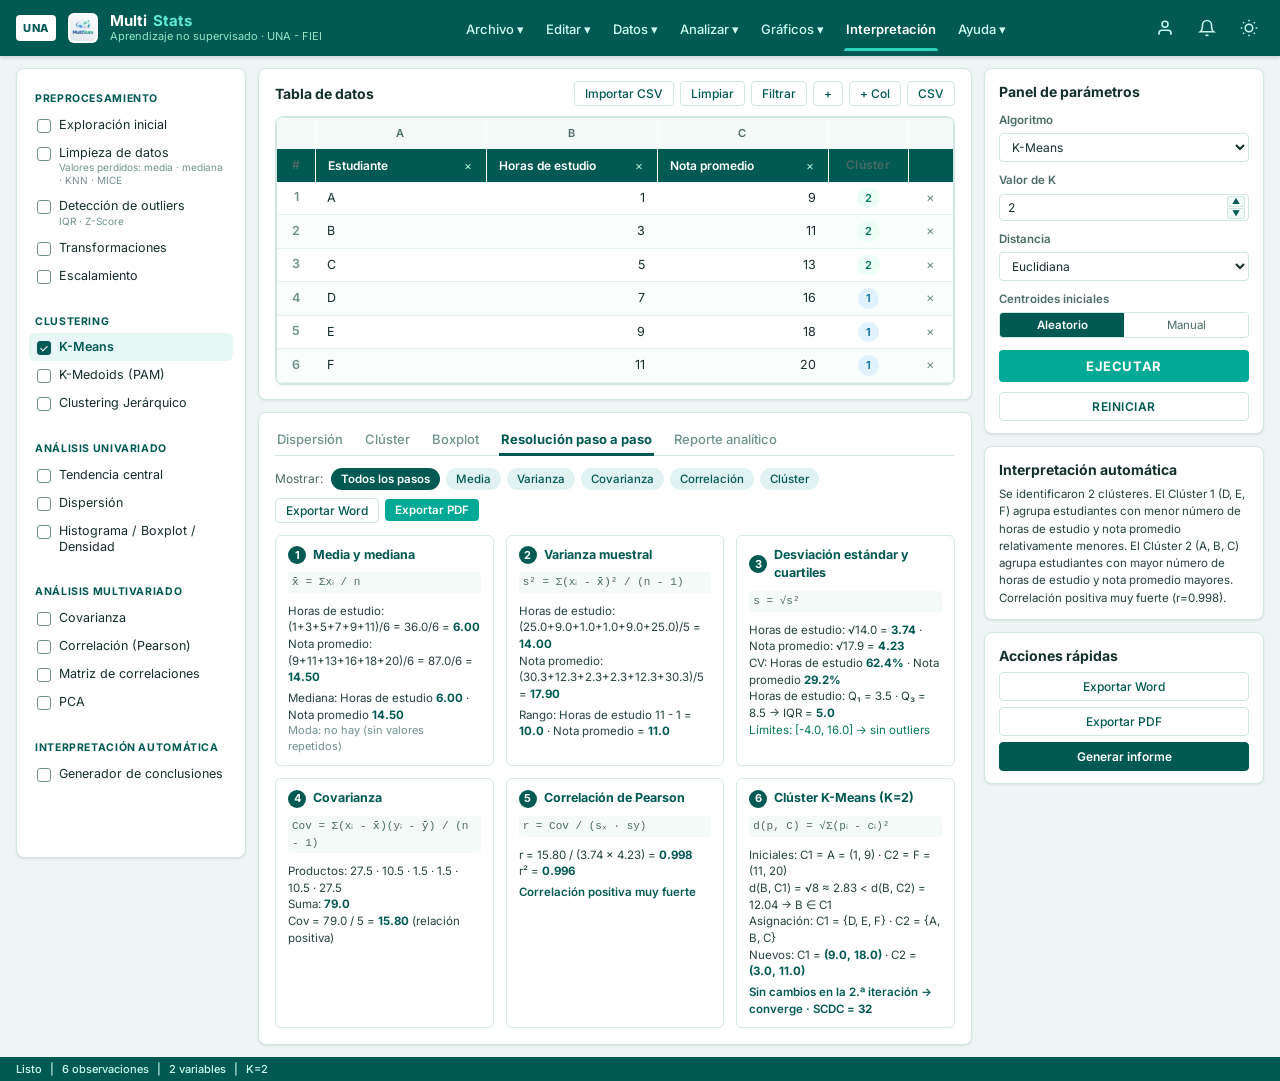
<file: index.html>
<!DOCTYPE html>
<html lang="es">
<head>
  <meta charset="UTF-8">
  <meta name="viewport" content="width=device-width, initial-scale=1.0">
  <title>MultiStats · Aprendizaje no supervisado</title>
  <link rel="icon" type="image/jpeg" href="assets/logo.jpg">

  <!-- Google Fonts: Inter moderna -->
  <link rel="preconnect" href="https://fonts.googleapis.com">
  <link rel="preconnect" href="https://fonts.gstatic.com" crossorigin>
  <link href="https://fonts.googleapis.com/css2?family=Inter:wght@400;500;600;700;800&display=swap" rel="stylesheet">

  <!-- Hojas de estilo modulares de MultiStats -->
  <link rel="stylesheet" href="css/variables.css">
  <link rel="stylesheet" href="css/base.css">
  <link rel="stylesheet" href="css/tabla.css">
  <link rel="stylesheet" href="css/estadistica.css">
  <link rel="stylesheet" href="css/aprendizaje.css">
  <link rel="stylesheet" href="css/graficos.css">
  <link rel="stylesheet" href="css/resultados.css">
  <link rel="stylesheet" href="css/formato_dashboard.css">
</head>
<body class="dashboard-modo">

  <!-- ==========================================================================
       ENCABEZADO SUPERIOR TIPO SAAS (UNA / FIEI)
       ========================================================================== -->
  <header class="dash-header">
    <div class="dash-header-izq">
      <span class="dash-badge-una">UNA</span>
      <img src="assets/logo.jpg" alt="Logo MultiStats" class="dash-logo-mini">
      <div class="dash-header-titulos">
        <div class="dash-app-nombre">
          <span class="dash-nombre-multi">Multi</span><span class="dash-nombre-stats">Stats</span>
        </div>
        <div class="dash-app-subtitulo" title="Aprendizaje no supervisado · Universidad Nacional del Altiplano - Facultad de Ingeniería Estadística e Informática">
          Aprendizaje no supervisado · UNA - FIEI
        </div>
      </div>
    </div>

    <!-- Menú central interactivo estilo SaaS / UNA con menús desplegables -->
    <div class="dash-header-centro" aria-label="Menú superior">
      <!-- 1. ARCHIVO -->
      <div class="dash-menu-item">
        <button type="button" class="dash-menu-link" onclick="toggleDropdownMenu('menu-archivo', event)">Archivo ▾</button>
        <div id="menu-archivo" class="dash-dropdown">
          <button type="button" class="dash-dropdown-link" onclick="ejecutarAccionMenu('importar-csv')">
            <span>📥 Importar archivo CSV...</span>
          </button>
          <button type="button" class="dash-dropdown-link" onclick="ejecutarAccionMenu('exportar-csv')">
            <span>📤 Exportar hoja a CSV</span>
          </button>
          <button type="button" class="dash-dropdown-link" onclick="ejecutarAccionMenu('exportar-word')">
            <span>📄 Exportar a Word (.doc)</span>
          </button>
          <button type="button" class="dash-dropdown-link" onclick="ejecutarAccionMenu('imprimir-pdf')">
            <span>🖨️ Imprimir / Guardar como PDF</span>
          </button>
          <div class="dash-dropdown-separador"></div>
          <button type="button" class="dash-dropdown-link" onclick="ejecutarAccionMenu('limpiar-datos')">
            <span>🔄 Restablecer datos de inicio</span>
          </button>
        </div>
      </div>

      <!-- 2. EDITAR -->
      <div class="dash-menu-item">
        <button type="button" class="dash-menu-link" onclick="toggleDropdownMenu('menu-editar', event)">Editar ▾</button>
        <div id="menu-editar" class="dash-dropdown">
          <button type="button" class="dash-dropdown-link" onclick="ejecutarAccionMenu('agregar-fila')">
            <span>➕ Agregar fila</span>
          </button>
          <button type="button" class="dash-dropdown-link" onclick="ejecutarAccionMenu('agregar-columna')">
            <span>➕ Agregar columna</span>
          </button>
          <div class="dash-dropdown-separador"></div>
          <button type="button" class="dash-dropdown-link" onclick="ejecutarAccionMenu('filtrar-datos')">
            <span>🧹 Filtrar (quitar filas vacías)</span>
          </button>
        </div>
      </div>

      <!-- 3. DATOS -->
      <div class="dash-menu-item">
        <button type="button" class="dash-menu-link" onclick="toggleDropdownMenu('menu-datos', event)">Datos ▾</button>
        <div id="menu-datos" class="dash-dropdown">
          <button type="button" class="dash-dropdown-link" onclick="ejecutarAccionMenu('ir-tabla')">
            <span>📋 Ir a la Tabla de datos</span>
          </button>
          <button type="button" class="dash-dropdown-link" onclick="ejecutarAccionMenu('filtrar-datos')">
            <span>🧹 Limpieza de datos (filtrar vacíos)</span>
          </button>
          <button type="button" class="dash-dropdown-link" onclick="ejecutarAccionMenu('toggle-estandarizar')">
            <span>⚖️ Alternar estandarización (media 0, dev 1)</span>
          </button>
        </div>
      </div>

      <!-- 4. ANALIZAR -->
      <div class="dash-menu-item">
        <button type="button" class="dash-menu-link" onclick="toggleDropdownMenu('menu-analizar', event)">Analizar ▾</button>
        <div id="menu-analizar" class="dash-dropdown" style="min-width: 280px;">
          <button type="button" class="dash-dropdown-link" onclick="ejecutarAccionMenu('resumen-univariado')">
            <span>📊 Resumen univariado completo</span>
          </button>
          <button type="button" class="dash-dropdown-link" onclick="ejecutarAccionMenu('frecuencias-intervalos')">
            <span>📋 Frecuencias por intervalos</span>
          </button>
          <div class="dash-dropdown-separador"></div>
          <button type="button" class="dash-dropdown-link" onclick="ejecutarAccionMenu('covarianza-correlacion')">
            <span>🔗 Covarianza y Correlación (Pearson)</span>
          </button>
          <button type="button" class="dash-dropdown-link" onclick="ejecutarAccionMenu('matriz-correlaciones')">
            <span>📐 Matriz de correlaciones</span>
          </button>
          <button type="button" class="dash-dropdown-link" onclick="ejecutarAccionMenu('matriz-covarianzas')">
            <span>📐 Matriz de covarianzas</span>
          </button>
          <div class="dash-dropdown-separador"></div>
          <button type="button" class="dash-dropdown-link" onclick="ejecutarAccionMenu('regresion-simple')">
            <span>📈 Regresión lineal simple</span>
          </button>
          <button type="button" class="dash-dropdown-link" onclick="ejecutarAccionMenu('regresion-multiple')">
            <span>📊 Regresión múltiple</span>
          </button>
          <div class="dash-dropdown-separador"></div>
          <button type="button" class="dash-dropdown-link" onclick="ejecutarAccionMenu('ic-media')">
            <span>🎯 Intervalo de confianza (Media)</span>
          </button>
          <button type="button" class="dash-dropdown-link" onclick="ejecutarAccionMenu('prueba-t-una')">
            <span>🧪 Prueba t (una muestra)</span>
          </button>
          <button type="button" class="dash-dropdown-link" onclick="ejecutarAccionMenu('prueba-t-dos')">
            <span>🧪 Prueba t (dos medias independientes)</span>
          </button>
          <div class="dash-dropdown-separador"></div>
          <button type="button" class="dash-dropdown-link" onclick="ejecutarAccionMenu('config-estadistica')">
            <span>⚙️ Configurar variables y opciones...</span>
          </button>
        </div>
      </div>

      <!-- 5. GRÁFICOS -->
      <div class="dash-menu-item">
        <button type="button" class="dash-menu-link" onclick="toggleDropdownMenu('menu-graficos', event)">Gráficos ▾</button>
        <div id="menu-graficos" class="dash-dropdown">
          <button type="button" class="dash-dropdown-link" onclick="ejecutarAccionMenu('grafico-dispersion')">
            <span>📈 Diagrama de Dispersión</span>
          </button>
          <button type="button" class="dash-dropdown-link" onclick="ejecutarAccionMenu('grafico-cluster')">
            <span>🎯 Gráfico de Clústeres (K-Means)</span>
          </button>
          <button type="button" class="dash-dropdown-link" onclick="ejecutarAccionMenu('grafico-boxplot')">
            <span>📦 Diagrama de Caja y Bigotes (Boxplot)</span>
          </button>
          <div class="dash-dropdown-separador"></div>
          <button type="button" class="dash-dropdown-link" onclick="ejecutarAccionMenu('grafico-histograma')">
            <span>📊 Histograma de frecuencias</span>
          </button>
          <button type="button" class="dash-dropdown-link" onclick="ejecutarAccionMenu('grafico-barras')">
            <span>📊 Diagrama de Barras</span>
          </button>
          <div class="dash-dropdown-separador"></div>
          <button type="button" class="dash-dropdown-link" onclick="ejecutarAccionMenu('config-graficos')">
            <span>⚙️ Configurar opciones de gráficos...</span>
          </button>
        </div>
      </div>

      <!-- 6. INTERPRETACIÓN -->
      <div class="dash-menu-item">
        <button type="button" id="dash-menu-interpretacion" class="dash-menu-link dash-menu-link--activo" onclick="ejecutarAccionMenu('interpretacion')">Interpretación</button>
      </div>

      <!-- 7. AYUDA -->
      <div class="dash-menu-item">
        <button type="button" class="dash-menu-link" onclick="toggleDropdownMenu('menu-ayuda', event)">Ayuda ▾</button>
        <div id="menu-ayuda" class="dash-dropdown">
          <button type="button" class="dash-dropdown-link" onclick="ejecutarAccionMenu('ayuda-guia')">
            <span>📘 Guía rápida de uso</span>
          </button>
          <button type="button" class="dash-dropdown-link" onclick="ejecutarAccionMenu('ayuda-acerca')">
            <span>ℹ️ Acerca de MultiStats (UNA - FIEI)</span>
          </button>
        </div>
      </div>
    </div>

    <!-- Iconos de usuario, alertas y tema -->
    <div class="dash-header-der">
      <button type="button" class="dash-icono-btn" title="Perfil de usuario" aria-label="Perfil">
        <svg class="dash-icono-svg" viewBox="0 0 24 24"><path d="M20 21v-2a4 4 0 0 0-4-4H8a4 4 0 0 0-4 4v2"/><circle cx="12" cy="7" r="4"/></svg>
      </button>
      <button type="button" class="dash-icono-btn" title="Notificaciones" aria-label="Notificaciones">
        <svg class="dash-icono-svg" viewBox="0 0 24 24"><path d="M18 8A6 6 0 0 0 6 8c0 7-3 9-3 9h18s-3-2-3-9"/><path d="M13.73 21a2 2 0 0 1-3.46 0"/></svg>
      </button>
      <button type="button" class="dash-icono-btn" id="dash-btn-tema" title="Cambiar tema" aria-label="Tema">
        <svg class="dash-icono-svg" viewBox="0 0 24 24"><circle cx="12" cy="12" r="5"/><path d="M12 1v2M12 21v2M4.22 4.22l1.42 1.42M18.36 18.36l1.42 1.42M1 12h2M21 12h2M4.22 19.78l1.42-1.42M18.36 5.64l1.42-1.42"/></svg>
      </button>
    </div>
  </header>

  <!-- ==========================================================================
       CUERPO PRINCIPAL DEL DASHBOARD (3 COLUMNAS)
       ========================================================================== -->
  <div class="dash-cuerpo">

    <!-- COLUMNA 1: SIDEBAR IZQUIERDO JERÁRQUICO -->
    <aside class="dash-sidebar-izq" aria-label="Módulos y métodos">

      <div class="dash-grupo-nav">
        <div class="dash-grupo-titulo">Preprocesamiento</div>
        <button type="button" class="dash-item-nav" data-accion="exploracion">
          <span class="dash-item-check"></span>
          <span class="dash-item-textos">
            <span class="dash-item-nombre">Exploración inicial</span>
          </span>
        </button>
        <button type="button" class="dash-item-nav" data-accion="limpieza">
          <span class="dash-item-check"></span>
          <span class="dash-item-textos">
            <span class="dash-item-nombre">Limpieza de datos</span>
            <span class="dash-item-sub">Valores perdidos: media · mediana · KNN · MICE</span>
          </span>
        </button>
        <button type="button" class="dash-item-nav" data-accion="outliers">
          <span class="dash-item-check"></span>
          <span class="dash-item-textos">
            <span class="dash-item-nombre">Detección de outliers</span>
            <span class="dash-item-sub">IQR · Z-Score</span>
          </span>
        </button>
        <button type="button" class="dash-item-nav" data-accion="transformaciones">
          <span class="dash-item-check"></span>
          <span class="dash-item-textos">
            <span class="dash-item-nombre">Transformaciones</span>
          </span>
        </button>
        <button type="button" class="dash-item-nav" data-accion="escalamiento">
          <span class="dash-item-check"></span>
          <span class="dash-item-textos">
            <span class="dash-item-nombre">Escalamiento</span>
          </span>
        </button>
      </div>

      <div class="dash-grupo-nav">
        <div class="dash-grupo-titulo">Clustering</div>
        <button type="button" class="dash-item-nav dash-item-nav--activo" data-accion="kmeans">
          <span class="dash-item-check"></span>
          <span class="dash-item-textos">
            <span class="dash-item-nombre">K-Means</span>
          </span>
        </button>
        <button type="button" class="dash-item-nav" data-accion="kmedoids">
          <span class="dash-item-check"></span>
          <span class="dash-item-textos">
            <span class="dash-item-nombre">K-Medoids (PAM)</span>
          </span>
        </button>
        <button type="button" class="dash-item-nav" data-accion="jerarquico">
          <span class="dash-item-check"></span>
          <span class="dash-item-textos">
            <span class="dash-item-nombre">Clustering Jerárquico</span>
          </span>
        </button>
      </div>

      <div class="dash-grupo-nav">
        <div class="dash-grupo-titulo">Análisis Univariado</div>
        <button type="button" class="dash-item-nav" data-accion="tendencia">
          <span class="dash-item-check"></span>
          <span class="dash-item-textos">
            <span class="dash-item-nombre">Tendencia central</span>
          </span>
        </button>
        <button type="button" class="dash-item-nav" data-accion="dispersion">
          <span class="dash-item-check"></span>
          <span class="dash-item-textos">
            <span class="dash-item-nombre">Dispersión</span>
          </span>
        </button>
        <button type="button" class="dash-item-nav" data-accion="boxplot">
          <span class="dash-item-check"></span>
          <span class="dash-item-textos">
            <span class="dash-item-nombre">Histograma / Boxplot / Densidad</span>
          </span>
        </button>
      </div>

      <div class="dash-grupo-nav">
        <div class="dash-grupo-titulo">Análisis Multivariado</div>
        <button type="button" class="dash-item-nav" data-accion="covarianza">
          <span class="dash-item-check"></span>
          <span class="dash-item-textos">
            <span class="dash-item-nombre">Covarianza</span>
          </span>
        </button>
        <button type="button" class="dash-item-nav" data-accion="correlacion">
          <span class="dash-item-check"></span>
          <span class="dash-item-textos">
            <span class="dash-item-nombre">Correlación (Pearson)</span>
          </span>
        </button>
        <button type="button" class="dash-item-nav" data-accion="matriz">
          <span class="dash-item-check"></span>
          <span class="dash-item-textos">
            <span class="dash-item-nombre">Matriz de correlaciones</span>
          </span>
        </button>
        <button type="button" class="dash-item-nav" data-accion="pca">
          <span class="dash-item-check"></span>
          <span class="dash-item-textos">
            <span class="dash-item-nombre">PCA</span>
          </span>
        </button>
      </div>

      <div class="dash-grupo-nav">
        <div class="dash-grupo-titulo">Interpretación Automática</div>
        <button type="button" class="dash-item-nav" data-accion="conclusiones">
          <span class="dash-item-check"></span>
          <span class="dash-item-textos">
            <span class="dash-item-nombre">Generador de conclusiones</span>
          </span>
        </button>
      </div>

    </aside>

    <!-- COLUMNA 2: ÁREA CENTRAL PRINCIPAL -->
    <main class="dash-centro">

      <!-- TARJETA 1: TABLA DE DATOS -->
      <section class="dash-card-tabla" aria-labelledby="dash-titulo-tabla">
        <div class="dash-card-header">
          <h2 class="dash-card-titulo" id="dash-titulo-tabla">Tabla de datos</h2>
          <div class="dash-card-botones">
            <button type="button" id="btn-importar" class="dash-btn-outline" aria-label="Importar archivo CSV">Importar CSV</button>
            <button type="button" id="dash-btn-limpiar" class="dash-btn-outline" onclick="limpiarTablaDatos()">Limpiar</button>
            <button type="button" id="dash-btn-filtrar" class="dash-btn-outline" onclick="filtrarDatosValidos()">Filtrar</button>
            <button type="button" id="btn-agregar-fila" class="dash-btn-outline" title="Agregar una fila">+</button>
            <button type="button" id="btn-agregar-columna" class="dash-btn-outline" title="Agregar una columna">+ Col</button>
            <button type="button" id="btn-exportar" class="dash-btn-outline" title="Exportar como CSV">CSV</button>
            <input type="file" id="input-archivo" accept=".csv" hidden>
          </div>
        </div>

        <div id="contenedor-tabla" tabindex="0" role="region" aria-label="Hoja de datos"></div>
      </section>

      <!-- TARJETA 2: VISUALIZACIÓN Y RESOLUCIÓN -->
      <section class="dash-card-resolucion" aria-labelledby="dash-titulo-resolucion">
        <!-- Pestañas internas -->
        <div class="dash-res-tabs" role="tablist">
          <button type="button" class="dash-res-tab" role="tab" data-tab="dispersion" onclick="cambiarTabResolucion('dispersion', this)">Dispersión</button>
          <button type="button" class="dash-res-tab" role="tab" data-tab="cluster" onclick="cambiarTabResolucion('cluster', this)">Clúster</button>
          <button type="button" class="dash-res-tab" role="tab" data-tab="boxplot" onclick="cambiarTabResolucion('boxplot', this)">Boxplot</button>
          <button type="button" class="dash-res-tab dash-res-tab--activo" role="tab" data-tab="pasos" onclick="cambiarTabResolucion('pasos', this)">Resolución paso a paso</button>
          <button type="button" class="dash-res-tab" role="tab" data-tab="reporte" onclick="cambiarTabResolucion('reporte', this)">Reporte analítico</button>
        </div>

        <!-- Barra de filtros y exportación -->
        <div class="dash-filtro-fila" id="dash-barra-filtros">
          <div class="dash-filtro-pills">
            <span class="dash-filtro-etiqueta">Mostrar:</span>
            <button type="button" class="dash-pill dash-pill--activo" data-filtro="todos" onclick="filtrarPasoAPaso('todos', this)">Todos los pasos</button>
            <button type="button" class="dash-pill" data-filtro="media" onclick="filtrarPasoAPaso('media', this)">Media</button>
            <button type="button" class="dash-pill" data-filtro="varianza" onclick="filtrarPasoAPaso('varianza', this)">Varianza</button>
            <button type="button" class="dash-pill" data-filtro="covarianza" onclick="filtrarPasoAPaso('covarianza', this)">Covarianza</button>
            <button type="button" class="dash-pill" data-filtro="correlacion" onclick="filtrarPasoAPaso('correlacion', this)">Correlación</button>
            <button type="button" class="dash-pill" data-filtro="cluster" onclick="filtrarPasoAPaso('cluster', this)">Clúster</button>
          </div>
          <div class="dash-export-btns">
            <button type="button" class="dash-btn-outline" id="dash-export-word">Exportar Word</button>
            <button type="button" class="dash-btn-export-pdf" id="dash-export-pdf">Exportar PDF</button>
          </div>
        </div>

        <!-- Cuadrícula con las 6 Tarjetas de Paso a Paso -->
        <div id="dash-pasos-grid" class="dash-pasos-grid"></div>

        <!-- Área de gráfico (para cuando se activan los tabs de gráfico) -->
        <div id="dash-area-grafico" class="dash-graf-contenedor" style="display:none;"></div>

        <!-- Área de reporte analítico (para resultados de Analizar) -->
        <div id="dash-area-reporte" class="dash-reporte-contenedor" style="display:none;">
          <div class="res-encabezado-seccion" style="display:flex; justify-content:space-between; align-items:center; margin-bottom:12px; border-bottom:1px solid #cfe6e2; padding-bottom:8px;">
            <h3 style="margin:0; font-size:14px; font-weight:700; color:#005953;">Reporte de Resultados Analíticos</h3>
            <div class="res-acciones" id="res-acciones" style="display:flex; gap:8px;">
              <button type="button" id="btn-limpiar-resultados" class="dash-btn-outline" title="Limpiar reporte">Limpiar reporte</button>
              <button type="button" id="btn-imprimir-resultados" class="dash-btn-outline" title="Imprimir reporte">Imprimir reporte</button>
            </div>
          </div>
          <div id="panel-resultados">
            <p class="res-vacio-texto">Ejecuta un análisis en el menú <strong>Analizar</strong> para ver los resultados aquí.</p>
          </div>
        </div>
      </section>

    </main>

    <!-- COLUMNA 3: SIDEBAR DERECHO DE PARÁMETROS E INTERPRETACIÓN -->
    <aside class="dash-sidebar-der" aria-label="Parámetros e interpretación">

      <!-- TARJETA 1: PANEL DE PARÁMETROS -->
      <section class="dash-card-params" aria-labelledby="dash-titulo-params">
        <h3 class="dash-card-titulo" id="dash-titulo-params">Panel de parámetros</h3>

        <div class="dash-campo">
          <label class="dash-campo-label" for="dash-select-algoritmo">Algoritmo</label>
          <select id="dash-select-algoritmo" class="dash-select">
            <option value="kmeans" selected>K-Means</option>
            <option value="kmedoids">K-Medoids (PAM)</option>
          </select>
        </div>

        <div class="dash-campo">
          <label class="dash-campo-label" for="dash-input-k">Valor de K</label>
          <div class="dash-input-k-wrapper">
            <input type="number" id="dash-input-k" class="dash-input-num" value="2" min="1" max="10">
            <div class="dash-btn-stepper">
              <button type="button" id="dash-k-up" class="dash-step-btn" title="Aumentar K">▲</button>
              <button type="button" id="dash-k-down" class="dash-step-btn" title="Disminuir K">▼</button>
            </div>
          </div>
        </div>

        <div class="dash-campo">
          <label class="dash-campo-label" for="dash-select-distancia">Distancia</label>
          <select id="dash-select-distancia" class="dash-select">
            <option value="euclidiana" selected>Euclidiana</option>
            <option value="manhattan">Manhattan</option>
            <option value="minkowski">Minkowski</option>
          </select>
        </div>

        <div class="dash-campo">
          <span class="dash-campo-label">Centroides iniciales</span>
          <div class="dash-toggle-seg">
            <button type="button" id="dash-centroides-aleatorio" class="dash-toggle-btn dash-toggle-btn--activo">Aleatorio</button>
            <button type="button" id="dash-centroides-manual" class="dash-toggle-btn">Manual</button>
          </div>
        </div>

        <button type="button" id="dash-btn-ejecutar" class="dash-btn-ejecutar">EJECUTAR</button>
        <button type="button" id="dash-btn-reiniciar" class="dash-btn-reiniciar">REINICIAR</button>
      </section>

      <!-- TARJETA 2: INTERPRETACIÓN AUTOMÁTICA -->
      <section class="dash-card-interp" aria-labelledby="dash-titulo-interp">
        <h3 class="dash-card-titulo" id="dash-titulo-interp">Interpretación automática</h3>
        <p class="dash-interp-texto" id="dash-interp-cuerpo">
          Se identificaron 2 clústeres. El Clúster 1 (A, B, C) agrupa estudiantes con menor número de horas de estudio y notas relativamente menores. El Clúster 2 (D, E, F) agrupa estudiantes con mayor número de horas y notas mayores. Correlación positiva muy fuerte (r=0.998).
        </p>
      </section>

      <!-- TARJETA 3: ACCIONES RÁPIDAS -->
      <section class="dash-card-acciones" aria-labelledby="dash-titulo-acciones">
        <h3 class="dash-card-titulo" id="dash-titulo-acciones">Acciones rápidas</h3>
        <button type="button" id="dash-export-word-2" class="dash-btn-accion-rapida dash-btn-accion-rapida--secundario">Exportar Word</button>
        <button type="button" id="dash-export-pdf-2" class="dash-btn-accion-rapida dash-btn-accion-rapida--secundario">Exportar PDF</button>
        <button type="button" id="dash-generar-informe" class="dash-btn-accion-rapida dash-btn-accion-rapida--primario">Generar informe</button>
      </section>

    </aside>

  </div>

  <!-- NOTIFICACIÓN FLOTANTE TOAST -->
  <div id="dash-toast-completado" class="dash-toast-completado" style="display:none;" role="status">
    <span class="dash-toast-check">✓</span>
    <span id="dash-toast-texto">Clustering completado en 0.03s</span>
  </div>

  <!-- BARRA DE ESTADO INFERIOR -->
  <footer id="dash-footer-estado" class="dash-footer-estado" role="contentinfo">
    <span class="dash-footer-item">Listo</span> | 
    <span class="dash-footer-item">6 observaciones</span> | 
    <span class="dash-footer-item">2 variables</span> | 
    <span class="dash-footer-item">K=2</span>
  </footer>

  <!-- ==========================================================================
       MODAL DE HERRAMIENTAS AVANZADAS, ANÁLISIS E INFERENCIA
       (Permite acceso completo a todos los algoritmos, pruebas y gráficos)
       ========================================================================== -->
  <div id="dash-modal-avanzado" class="dash-modal-overlay" style="display:none;">
    <div class="dash-modal-contenido" role="dialog" aria-labelledby="dash-modal-titulo">
      <div class="dash-modal-header">
        <h3 id="dash-modal-titulo" class="dash-modal-titulo">Herramientas Avanzadas</h3>
        <button type="button" class="dash-modal-cerrar" onclick="cerrarModalSeccion()" title="Cerrar ventana">×</button>
      </div>
      <div class="dash-modal-cuerpo">

        <!-- Contenedores con los IDs originales para retrocompatibilidad total -->
        <span id="hoja-activa" style="display:none;">Datos1</span>
        <span id="app-estado-datos" style="display:none;"></span>
        <span id="app-estado-seccion" style="display:none;"></span>

        <nav class="nav-barra" style="display:none;" aria-label="Navegación oculta">
          <button type="button" class="nav-pestana" data-seccion="datos">Datos</button>
          <button type="button" class="nav-pestana" data-seccion="estadistica">Estadística</button>
          <button type="button" class="nav-pestana" data-seccion="aprendizaje">Aprendizaje</button>
          <button type="button" class="nav-pestana" data-seccion="graficos">Gráficos</button>
          <button type="button" class="nav-pestana" data-seccion="resultados">Resultados</button>
        </nav>

        <section id="seccion-datos" style="display:none;">
          <p class="tabla-ayuda">Hoja de datos activa.</p>
        </section>

        <!-- SECCIÓN ESTADÍSTICA -->
        <section id="seccion-estadistica" style="display:none;">
          <h2>Estadística</h2>
          <div class="est-cuadricula">
            <details class="est-tarjeta" id="est-tarjeta-univariado" open>
              <summary class="est-tarjeta-resumen"><span class="est-tarjeta-titulo">Análisis univariado y frecuencias</span></summary>
              <div class="est-tarjeta-cuerpo">
                <div class="est-campos">
                  <label class="est-campo" for="select-variable-univariada">
                    <span class="est-etiqueta">Variable</span>
                    <select id="select-variable-univariada"></select>
                  </label>
                </div>
                <div class="est-acciones">
                  <button type="button" id="btn-resumen-univariado" class="est-btn est-btn--primario">Resumen completo</button>
                  <button type="button" id="btn-frecuencias" class="est-btn est-btn--secundario">Tabla de frecuencias</button>
                </div>
                <div class="est-campos" style="margin-top:10px;">
                  <label class="est-campo" for="select-variable-intervalos">
                    <span class="est-etiqueta">Variable numérica</span>
                    <select id="select-variable-intervalos"></select>
                  </label>
                  <label class="est-campo est-campo--corto" for="input-num-intervalos">
                    <span class="est-etiqueta">Intervalos</span>
                    <input type="number" id="input-num-intervalos" value="5" min="1">
                  </label>
                </div>
                <div class="est-acciones"><button type="button" id="btn-intervalos" class="est-btn est-btn--primario">Generar intervalos</button></div>
              </div>
            </details>

            <details class="est-tarjeta" id="est-tarjeta-multivariado">
              <summary class="est-tarjeta-resumen"><span class="est-tarjeta-titulo">Análisis multivariado y matrices</span></summary>
              <div class="est-tarjeta-cuerpo">
                <div class="est-campos">
                  <label class="est-campo" for="select-x-multi"><span class="est-etiqueta">Variable X</span><select id="select-x-multi"></select></label>
                  <label class="est-campo" for="select-y-multi"><span class="est-etiqueta">Variable Y</span><select id="select-y-multi"></select></label>
                </div>
                <div class="est-acciones"><button type="button" id="btn-cov-cor" class="est-btn est-btn--primario">Covarianza y correlación</button></div>
                <div class="est-campos" style="margin-top:10px;">
                  <label class="est-campo est-campo--multiple" for="select-matriz">
                    <span class="est-etiqueta">Variables para matrices</span>
                    <select id="select-matriz" class="est-multiple" multiple size="4"></select>
                  </label>
                </div>
                <div class="est-acciones">
                  <button type="button" id="btn-matriz-cor" class="est-btn est-btn--primario">Matriz correlaciones</button>
                  <button type="button" id="btn-matriz-cov" class="est-btn est-btn--secundario">Matriz covarianzas</button>
                </div>
              </div>
            </details>

            <details class="est-tarjeta" id="est-tarjeta-regresion">
              <summary class="est-tarjeta-resumen"><span class="est-tarjeta-titulo">Regresión lineal</span></summary>
              <div class="est-tarjeta-cuerpo">
                <div class="est-campos">
                  <label class="est-campo" for="select-x-reg"><span class="est-etiqueta">Variable X</span><select id="select-x-reg"></select></label>
                  <label class="est-campo" for="select-y-reg"><span class="est-etiqueta">Variable Y</span><select id="select-y-reg"></select></label>
                </div>
                <div class="est-acciones"><button type="button" id="btn-reg-simple" class="est-btn est-btn--primario">Regresión simple</button></div>
                <div class="est-campos" style="margin-top:10px;">
                  <label class="est-campo" for="select-y-regmul"><span class="est-etiqueta">Variable Y</span><select id="select-y-regmul"></select></label>
                  <label class="est-campo est-campo--multiple" for="select-x-regmul">
                    <span class="est-etiqueta">Variables X</span>
                    <select id="select-x-regmul" class="est-multiple" multiple size="4"></select>
                  </label>
                </div>
                <div class="est-acciones"><button type="button" id="btn-reg-multiple" class="est-btn est-btn--primario">Regresión múltiple</button></div>
              </div>
            </details>

            <details class="est-tarjeta" id="est-tarjeta-inferencia">
              <summary class="est-tarjeta-resumen"><span class="est-tarjeta-titulo">Inferencia e intervalos de confianza</span></summary>
              <div class="est-tarjeta-cuerpo">
                <div class="est-campos">
                  <label class="est-campo" for="select-inf-var"><span class="est-etiqueta">Variable</span><select id="select-inf-var"></select></label>
                  <label class="est-campo" for="select-nivel"><span class="est-etiqueta">Nivel de confianza</span>
                    <select id="select-nivel"><option value="0.90">90%</option><option value="0.95" selected>95%</option><option value="0.99">99%</option></select>
                  </label>
                  <label class="est-campo est-campo--corto" for="input-mu0"><span class="est-etiqueta">H₀: μ =</span><input type="number" id="input-mu0" value="0"></label>
                </div>
                <div class="est-acciones">
                  <button type="button" id="btn-ic-media" class="est-btn est-btn--primario">IC para la media</button>
                  <button type="button" id="btn-t-una-media" class="est-btn est-btn--secundario">Prueba t (una media)</button>
                </div>
                <div class="est-campos" style="margin-top:10px;">
                  <label class="est-campo" for="select-grupo1"><span class="est-etiqueta">Grupo 1</span><select id="select-grupo1"></select></label>
                  <label class="est-campo" for="select-grupo2"><span class="est-etiqueta">Grupo 2</span><select id="select-grupo2"></select></label>
                </div>
                <div class="est-acciones"><button type="button" id="btn-t-dos-medias" class="est-btn est-btn--primario">Prueba t (dos medias)</button></div>
                <div class="est-campos" style="margin-top:10px;">
                  <label class="est-campo est-campo--corto" for="input-exitos"><span class="est-etiqueta">Éxitos</span><input type="number" id="input-exitos" value="10" min="0"></label>
                  <label class="est-campo est-campo--corto" for="input-total"><span class="est-etiqueta">Total</span><input type="number" id="input-total" value="20" min="1"></label>
                </div>
                <div class="est-acciones"><button type="button" id="btn-ic-proporcion" class="est-btn est-btn--primario">IC para proporción</button></div>
                <div class="est-campos" style="margin-top:10px;">
                  <label class="est-campo" for="select-x-pend"><span class="est-etiqueta">Variable X</span><select id="select-x-pend"></select></label>
                  <label class="est-campo" for="select-y-pend"><span class="est-etiqueta">Variable Y</span><select id="select-y-pend"></select></label>
                </div>
                <div class="est-acciones"><button type="button" id="btn-prueba-pendiente" class="est-btn est-btn--primario">Prueba t pendiente</button></div>
              </div>
            </details>
          </div>
        </section>

        <!-- SECCIÓN APRENDIZAJE NO SUPERVISADO -->
        <section id="seccion-aprendizaje" style="display:none;">
          <h2>Aprendizaje no supervisado</h2>
          <div class="apr-panel">
            <div class="apr-bloque">
              <label class="apr-campo" for="select-vars-cluster">
                <span class="apr-etiqueta">Variables numéricas</span>
                <select id="select-vars-cluster" class="apr-multiple" multiple size="5"></select>
              </label>
              <label class="apr-switch" for="check-estandarizar">
                <input type="checkbox" id="check-estandarizar" class="apr-switch-input" role="switch">
                <span class="apr-switch-texto"><span class="apr-etiqueta">Estandarizar datos</span></span>
              </label>
            </div>
            <div class="apr-bloque">
              <label class="apr-etiqueta" for="input-k">Número de clusters (K)</label>
              <input type="number" id="input-k" value="2" min="1">
              <label class="apr-etiqueta" for="input-max-iter">Máx. iteraciones</label>
              <input type="number" id="input-max-iter" value="100" min="1">
              <label class="apr-etiqueta" for="select-distancia">Métrica de distancia</label>
              <select id="select-distancia">
                <option value="euclidiana">Euclidiana</option>
                <option value="manhattan">Manhattan</option>
                <option value="minkowski">Minkowski</option>
              </select>
              <div id="apr-campo-q">
                <label class="apr-etiqueta" for="input-q-minkowski">Parámetro q</label>
                <input type="number" id="input-q-minkowski" value="2" min="1" step="0.5">
              </div>
            </div>
          </div>
          <div class="apr-ejecutar">
            <button type="button" id="btn-kmeans" class="apr-btn">Ejecutar K-means</button>
            <button type="button" id="btn-kmedoids" class="apr-btn">Ejecutar K-medoids</button>
            <span class="apr-estado" id="apr-estado"></span>
          </div>
        </section>

        <!-- SECCIÓN GRÁFICOS -->
        <section id="seccion-graficos" style="display:none;">
          <h2>Gráficos Exploratorios</h2>
          <div class="graf-panel">
            <label class="graf-campo"><span class="graf-campo-etiqueta">Variable</span><select id="select-graf-hist"></select></label>
            <label class="graf-campo"><span class="graf-campo-etiqueta">Intervalos</span><input type="number" id="input-graf-hist-int" value="5"></label>
            <button type="button" id="btn-graf-histograma" class="graf-generar">Generar histograma</button>
          </div>
          <div class="graf-panel" style="margin-top:10px;">
            <label class="graf-campo"><span class="graf-campo-etiqueta">Variable barras</span><select id="select-graf-barras"></select></label>
            <button type="button" id="btn-graf-barras" class="graf-generar">Generar barras</button>
          </div>
          <div class="graf-panel" style="margin-top:10px;">
            <label class="graf-campo"><span class="graf-campo-etiqueta">Variable caja</span><select id="select-graf-caja"></select></label>
            <button type="button" id="btn-graf-caja" class="graf-generar">Generar caja</button>
          </div>
          <div class="graf-panel" style="margin-top:10px;">
            <label class="graf-campo"><span class="graf-campo-etiqueta">Variable X</span><select id="select-graf-disp-x"></select></label>
            <label class="graf-campo"><span class="graf-campo-etiqueta">Variable Y</span><select id="select-graf-disp-y"></select></label>
            <label><input type="checkbox" id="check-graf-recta"> Recta de regresión</label>
            <button type="button" id="btn-graf-dispersion" class="graf-generar">Generar dispersión</button>
          </div>
        </section>

        <!-- SECCIÓN RESULTADOS -->
        <section id="seccion-resultados" style="display:none;">
          <div class="res-encabezado-seccion">
            <h2>Resultados Analíticos</h2>
          </div>
          <div id="panel-resultados-modal">
            <p class="res-vacio-texto">Los resultados se visualizan directamente en la pestaña <strong>Reporte analítico</strong> del Dashboard.</p>
          </div>
        </section>

      </div>
    </div>
  </div>

  <!-- ==========================================================================
       SCRIPTS DE LA APLICACIÓN
       ========================================================================== -->
  <script src="js/datos/tabla.js"></script>
  <script src="js/datos/validacion.js"></script>
  <script src="js/datos/importacion.js"></script>
  <script src="js/datos/exportacion.js"></script>
  <script src="js/estadistica/descriptiva.js"></script>
  <script src="js/estadistica/frecuencias.js"></script>
  <script src="js/estadistica/agrupados.js"></script>
  <script src="js/estadistica/multivariado.js"></script>
  <script src="js/estadistica/regresion.js"></script>
  <script src="js/estadistica/inferencia.js"></script>
  <script src="js/aprendizaje/distancias.js"></script>
  <script src="js/aprendizaje/kmeans.js"></script>
  <script src="js/aprendizaje/kmedoids.js"></script>
  <script src="js/graficos/graficos.js"></script>
  <script src="js/resultados/resultados.js"></script>
  <script src="js/aprendizaje/pasos.js"></script>
  <script src="js/principal.js"></script>
  <script src="js/base/navegacion.js"></script>
</body>
</html>
</file>
<file: css/variables.css>
/* ==========================================================================
   Variables de estilo - Formato Dashboard MultiStats (UNA / FIEI)
   ========================================================================== */

:root {
  /* --- Colores de marca y encabezado (Verde Azulado / Dark Teal) --- */
  --color-header: #005953;
  --color-header-oscuro: #004540;
  --color-header-texto: #ffffff;

  --color-primario: #005953;
  --color-primario-hover: #004540;
  --color-primario-suave: #e6f7f5;

  --color-acento: #00a896;
  --color-acento-hover: #008f80;
  --color-acento-claro: #3dd5c4;

  /* --- Fondos y estructura del layout --- */
  --color-fondo-app: #edf6f5;
  --color-superficie: #ffffff;
  --color-superficie-suave: #f4faf8;
  --color-borde: #cfe6e2;
  --color-borde-suave: #e3f2ef;
  --color-borde-fuerte: #9fcac4;

  /* --- Tabla de datos --- */
  --color-tabla-head-bg: #005953;
  --color-tabla-head-texto: #ffffff;
  --color-tabla-fila-par: #ffffff;
  --color-tabla-fila-impar: #f9fdfc;
  --color-tabla-hover: #eaf7f5;

  /* --- Texto --- */
  --color-texto: #132e2b;
  --color-texto-suave: #4a6b66;
  --color-texto-muted: #6f928d;

  /* --- Estados --- */
  --color-exito: #00a896;
  --color-exito-fondo: #e6f7f5;
  --color-exito-texto: #005953;
  --color-error: #e53935;
  --color-aviso: #f59e0b;
  --color-info: #0284c7;

  /* --- Forma y sombras --- */
  --radio-sm: 4px;
  --radio: 8px;
  --radio-lg: 12px;
  --radio-pill: 999px;
  --sombra-card: 0 1px 3px rgba(0, 50, 45, 0.06), 0 1px 2px rgba(0, 50, 45, 0.04);
  --sombra-md: 0 4px 12px rgba(0, 50, 45, 0.08);

  /* --- Tipografía --- */
  --fuente: 'Inter', -apple-system, BlinkMacSystemFont, 'Segoe UI', Roboto, sans-serif;

  /* --- Paleta de gráficos SVG --- */
  --graf-azul: #00a896;
  --graf-purpura: #005953;
  --graf-esmeralda: #10b981;
  --graf-coral: #e53935;
  --graf-rejilla: #e2f0ee;
}
</file>
<file: css/base.css>
/* ==========================================================================
   MultiStats — Estilos base y layout (prefijos .app- / .nav-)
   ========================================================================== */

/* --- Reset suave y tipografía --- */
*,
*::before,
*::after {
  box-sizing: border-box;
}

html {
  -webkit-text-size-adjust: 100%;
}

body {
  margin: 0;
  background: var(--color-fondo, #f8fafc);
  color: var(--color-texto, #0f172a);
  font-family: var(--fuente, 'Inter', sans-serif);
  font-size: 14px;
  line-height: 1.5;
  -webkit-font-smoothing: antialiased;
}

/* Botones, campos y selects heredan la fuente del sistema de diseño */
button,
input,
select,
textarea {
  font-family: inherit;
}

/* Foco visible con teclado en toda la app */
:focus-visible {
  outline: 2px solid var(--color-primario, #0284c7);
  outline-offset: 2px;
}

/* ==========================================================================
   HEADER: barra de aplicación MultiStats
   ========================================================================== */
.app-header {
  background: var(--color-primario-oscuro, #0a192f);
  color: var(--color-superficie, #ffffff);
  border-bottom: 1px solid rgba(255, 255, 255, 0.08);
  padding: 0;
}

.app-header-contenido {
  display: flex;
  align-items: center;
  justify-content: space-between;
  gap: 16px;
  flex-wrap: wrap;
  max-width: 1300px;
  margin: 0 auto;
  padding: 12px 24px;
}

.app-marca {
  display: flex;
  align-items: center;
  gap: 14px;
  min-width: 0;
}

.app-logo {
  display: flex;
  align-items: center;
  justify-content: center;
  flex: 0 0 auto;
  width: 48px;
  height: 48px;
  border-radius: var(--radio, 10px);
  background: #ffffff;
  padding: 2px;
  box-shadow: 0 3px 10px rgba(0, 0, 0, 0.25);
  overflow: hidden;
}

.app-logo-imagen {
  width: 100%;
  height: 100%;
  object-fit: cover;
  border-radius: 8px;
  display: block;
}

.app-logo svg {
  display: block;
  width: 28px;
  height: 28px;
  margin: 0;
}

.app-marca-texto {
  display: flex;
  flex-direction: column;
}

.app-header .app-titulo {
  margin: 0;
  font-size: 24px;
  font-weight: 800;
  letter-spacing: -0.02em;
  line-height: 1.15;
  display: flex;
  align-items: center;
}

.app-titulo-multi {
  color: #ffffff;
}

.app-titulo-stats {
  background: linear-gradient(135deg, #38bdf8 0%, #2dd4bf 100%);
  -webkit-background-clip: text;
  -webkit-text-fill-color: transparent;
  font-weight: 800;
}

.app-header .app-subtitulo {
  margin: 2px 0 0;
  color: #94a3b8;
  font-size: 13px;
  font-weight: 400;
}

/* Badge "Hoja activa" tipo píldora */
.app-header .app-hoja {
  display: inline-flex;
  align-items: center;
  gap: 8px;
  margin: 0;
  padding: 6px 14px;
  border-radius: 999px;
  background: rgba(16, 185, 129, 0.15);
  border: 1px solid rgba(16, 185, 129, 0.3);
  color: #a7f3d0;
  font-size: 13px;
  font-weight: 500;
}

.app-hoja #hoja-activa {
  font-weight: 700;
  color: #ffffff;
}

.app-hoja-punto {
  width: 8px;
  height: 8px;
  border-radius: 50%;
  background: var(--color-exito, #10b981);
  box-shadow: 0 0 8px rgba(16, 185, 129, 0.8);
}

/* ==========================================================================
   NAV: pestañas con icono e indicador animado
   ========================================================================== */
.nav-barra {
  position: sticky;
  top: 0;
  z-index: 20;
  background: var(--color-superficie, #ffffff);
  border-bottom: 1px solid var(--color-borde, #e2e8f0);
  box-shadow: var(--sombra-sm, 0 1px 2px rgba(15, 23, 42, 0.05));
  padding: 0;
}

.nav-pestanas {
  display: flex;
  gap: 4px;
  max-width: 1300px;
  margin: 0 auto;
  padding: 0 16px;
  overflow-x: auto;
  scrollbar-width: none;
}

.nav-pestanas::-webkit-scrollbar {
  display: none;
}

.nav-barra .nav-pestana {
  position: relative;
  display: inline-flex;
  align-items: center;
  gap: 8px;
  flex: 0 0 auto;
  margin: 0;
  padding: 14px 16px 13px;
  background: transparent;
  border: 0;
  border-radius: 0;
  color: var(--color-texto-suave, #64748b);
  font-size: 14px;
  font-weight: 500;
  white-space: nowrap;
  cursor: pointer;
  transition: color 180ms ease, background-color 180ms ease;
}

/* Indicador inferior animado */
.nav-barra .nav-pestana::after {
  content: "";
  position: absolute;
  left: 12px;
  right: 12px;
  bottom: 0;
  height: 3px;
  border-radius: 3px 3px 0 0;
  background: var(--color-primario, #0284c7);
  transform: scaleX(0);
  transition: transform 220ms ease;
}

.nav-barra .nav-pestana:hover {
  color: var(--color-texto, #0f172a);
  background: var(--color-fondo, #f8fafc);
}

.nav-barra .nav-pestana--activa {
  color: var(--color-primario, #0284c7);
  background: var(--color-info-fondo, #f0f9ff);
  font-weight: 600;
}

.nav-barra .nav-pestana--activa::after {
  transform: scaleX(1);
}

.nav-barra .nav-pestana:focus-visible {
  outline: 2px solid var(--color-primario, #0284c7);
  outline-offset: -2px;
}

.nav-icono {
  display: block;
  width: 18px;
  height: 18px;
  margin: 0;
  fill: none;
  stroke: currentColor;
  stroke-width: 1.8;
  stroke-linecap: round;
  stroke-linejoin: round;
}

/* ==========================================================================
   MAIN: contenedor centrado y secciones como tarjetas
   ========================================================================== */
.app-main {
  max-width: 1300px;
  margin: 0 auto;
  padding: 24px;
}

.app-main > section {
  background: var(--color-superficie, #ffffff);
  border: 1px solid var(--color-borde, #e2e8f0);
  border-radius: calc(var(--radio, 10px) + 2px);
  box-shadow: var(--sombra-sm, 0 1px 2px rgba(15, 23, 42, 0.05));
  padding: 24px;
  min-width: 0;
  overflow-x: auto;
}

.app-main > section > h2 {
  margin: 0 0 14px;
  color: var(--color-texto, #0f172a);
  font-size: 20px;
  font-weight: 700;
  letter-spacing: -0.01em;
}

/* Encabezado y acciones de resultados */
.res-encabezado-seccion {
  display: flex;
  align-items: center;
  justify-content: space-between;
  flex-wrap: wrap;
  gap: 12px;
  margin-bottom: 16px;
  border-bottom: 1px solid var(--color-borde, #e2e8f0);
  padding-bottom: 12px;
}

.res-encabezado-seccion h2 {
  margin: 0;
}

.res-acciones {
  display: flex;
  align-items: center;
  gap: 8px;
}

/* ==========================================================================
   BOTONES GENÉRICOS (reutilizables)
   ========================================================================== */
.app-btn {
  display: inline-flex;
  align-items: center;
  justify-content: center;
  gap: 6px;
  margin: 0;
  padding: 8px 16px;
  border: 1px solid var(--color-borde, #e2e8f0);
  border-radius: var(--radio, 10px);
  background: var(--color-superficie, #ffffff);
  color: var(--color-texto, #0f172a);
  font-size: 13px;
  font-weight: 500;
  line-height: 1.2;
  cursor: pointer;
  transition: all 150ms ease;
}

.app-btn:disabled {
  opacity: 0.55;
  cursor: not-allowed;
}

.app-btn:hover:not(:disabled) {
  border-color: var(--color-primario, #0284c7);
  color: var(--color-primario, #0284c7);
  background: var(--color-info-fondo, #f0f9ff);
}

.app-btn--primario {
  background: var(--color-primario, #0284c7);
  border-color: var(--color-primario, #0284c7);
  color: var(--color-superficie, #ffffff);
  font-weight: 600;
}

.app-btn--primario:hover:not(:disabled) {
  background: #0369a1;
  border-color: #0369a1;
  color: #ffffff;
}

.app-btn--secundario {
  background: var(--color-superficie, #ffffff);
  border-color: var(--color-borde, #e2e8f0);
  color: var(--color-texto-suave, #64748b);
}

.app-btn--secundario:hover:not(:disabled) {
  background: var(--color-fondo, #f8fafc);
  color: var(--color-texto, #0f172a);
  border-color: var(--color-borde-fuerte, #cbd5e1);
}

/* ==========================================================================
   BARRA DE ESTADO INFERIOR
   ========================================================================== */
.app-estado {
  display: flex;
  flex-wrap: wrap;
  align-items: center;
  gap: 6px 20px;
  max-width: 1300px;
  margin: 0 auto;
  padding: 12px 24px 24px;
  color: var(--color-texto-suave, #64748b);
  font-size: 12px;
}

.app-estado-item {
  display: inline-flex;
  align-items: center;
  gap: 6px;
}

.app-estado-punto {
  width: 7px;
  height: 7px;
  border-radius: 50%;
  background: var(--color-exito, #10b981);
}

/* ==========================================================================
   RESPONSIVE Y MOVIMIENTO REDUCIDO
   ========================================================================== */
@media (max-width: 800px) {
  .app-header-contenido {
    padding: 12px 16px;
  }

  .nav-pestanas {
    padding: 0 8px;
    gap: 0;
  }

  .nav-barra .nav-pestana {
    padding: 12px 10px 11px;
    font-size: 13px;
  }

  .app-main {
    padding: 16px;
  }

  .app-main > section {
    padding: 16px;
  }

  .app-estado {
    padding: 12px 16px 20px;
  }
}

@media (prefers-reduced-motion: reduce) {
  .nav-barra .nav-pestana,
  .nav-barra .nav-pestana::after,
  .app-btn {
    transition: none;
  }
}

/* Reglas de impresión limpias para reportes */
@media print {
  .app-header,
  .nav-barra,
  .app-estado,
  .res-acciones,
  .res-toasts {
    display: none !important;
  }

  body {
    background: #ffffff !important;
  }

  .app-main {
    padding: 0 !important;
    max-width: 100% !important;
  }

  .app-main > section {
    display: none !important;
    border: none !important;
    box-shadow: none !important;
    padding: 0 !important;
  }

  #seccion-resultados {
    display: block !important;
  }
}
</file>
<file: css/tabla.css>
.tabla-toolbar {
  display: flex;
  flex-wrap: wrap;
  align-items: center;
  gap: 8px;
  margin: 0 0 12px;
}

#seccion-datos .tabla-btn {
  display: inline-flex;
  align-items: center;
  gap: 6px;
  margin: 0;
  padding: 8px 14px;
  background: var(--color-superficie, #ffffff);
  border: 1px solid var(--color-borde, #e2e8f0);
  border-radius: var(--radio, 8px);
  color: var(--color-texto, #1e293b);
  font-family: var(--fuente, 'Inter', sans-serif);
  font-size: 13px;
  font-weight: 500;
  cursor: pointer;
  transition: background-color 150ms ease, border-color 150ms ease, color 150ms ease;
}

#seccion-datos .tabla-btn:hover {
  background: var(--color-fondo, #f0fdfa);
  border-color: var(--color-primario, #0f766e);
  color: var(--color-primario-oscuro, #115e59);
}

#seccion-datos .tabla-btn--primario {
  background: var(--color-primario, #0f766e);
  border-color: var(--color-primario, #0f766e);
  color: var(--color-superficie, #ffffff);
  font-weight: 600;
}

#seccion-datos .tabla-btn--primario:hover {
  background: var(--color-primario-oscuro, #115e59);
  border-color: var(--color-primario-oscuro, #115e59);
  color: var(--color-superficie, #ffffff);
}

#seccion-datos .tabla-btn--fantasma {
  margin-left: auto;
  border-color: transparent;
  background: transparent;
  color: var(--color-texto-suave, #64748b);
}

#seccion-datos .tabla-btn:focus-visible {
  outline: 2px solid var(--color-primario, #0f766e);
  outline-offset: 2px;
}

.tabla-icono {
  display: block;
  flex: 0 0 auto;
  width: 16px;
  height: 16px;
  margin: 0;
  fill: none;
  stroke: currentColor;
  stroke-width: 2;
  stroke-linecap: round;
  stroke-linejoin: round;
}

.tabla-ayuda {
  display: flex;
  align-items: flex-start;
  gap: 10px;
  margin: 0 0 12px;
  padding: 10px 12px;
  border: 1px solid var(--color-info-fondo, #eff6ff);
  border-radius: var(--radio, 8px);
  background: var(--color-info-fondo, #eff6ff);
  color: var(--color-info-texto, #1e40af);
  font-size: 13px;
  line-height: 1.45;
}

.tabla-ayuda .tabla-ayuda-icono {
  width: 18px;
  height: 18px;
  margin-top: 1px;
}

#contenedor-tabla {
  max-width: 100%;
  max-height: 65vh;
  overflow: auto;
  border: 1px solid var(--color-borde, #e2e8f0);
  border-radius: var(--radio, 8px);
  background: var(--color-superficie, #ffffff);
  box-shadow: var(--sombra-sm, 0 1px 2px rgba(15, 23, 42, 0.06));
  scrollbar-width: thin;
  scrollbar-color: var(--color-borde, #e2e8f0) transparent;
}

#contenedor-tabla::-webkit-scrollbar {
  width: 8px;
  height: 8px;
}

#contenedor-tabla::-webkit-scrollbar-thumb {
  border-radius: 8px;
  background: var(--color-borde, #e2e8f0);
}

#contenedor-tabla:focus-visible {
  outline: 2px solid var(--color-primario, #0f766e);
  outline-offset: 2px;
}

#contenedor-tabla .tabla-hoja {
  width: max-content;
  min-width: 100%;
  margin: 0;
  border-collapse: separate;   /* necesario para que sticky conserve los bordes */
  border-spacing: 0;
  font-family: var(--fuente, 'Inter', sans-serif);
  font-size: 13px;
}

#contenedor-tabla .tabla-hoja th,
#contenedor-tabla .tabla-hoja td {
  min-width: 0;
  padding: 0;
  border: 0;
  border-right: 1px solid var(--color-borde, #e2e8f0);
  border-bottom: 1px solid var(--color-borde, #e2e8f0);
  background: var(--color-superficie, #ffffff);
}

#contenedor-tabla thead th {
  position: sticky;
  z-index: 2;
  background: var(--color-superficie-suave, #f1f5f9);
  color: var(--color-texto-suave, #64748b);
  font-weight: 600;
}

#contenedor-tabla .tabla-letras th {
  top: 0;
  height: 26px;
  font-size: 11px;
  text-align: center;
  letter-spacing: 0.04em;
}

#contenedor-tabla .tabla-nombres th {
  top: 26px;
  background: var(--color-tabla-head-bg, #005953);  /* los nombres van en blanco */
}

#contenedor-tabla .tabla-num,
#contenedor-tabla .tabla-esquina {
  position: sticky;
  left: 0;
  z-index: 1;
  width: 44px;
  min-width: 44px;
  padding: 0 8px;
  background: var(--color-superficie-suave, #f1f5f9);
  color: var(--color-texto-suave, #64748b);
  font-size: 12px;
  font-weight: 600;
  text-align: center;
  font-variant-numeric: tabular-nums;
}

#contenedor-tabla thead .tabla-num,
#contenedor-tabla thead .tabla-esquina {
  z-index: 3;
}

.tabla-encabezado {
  display: flex;
  align-items: center;
  gap: 2px;
  padding: 4px 4px 4px 0;
}

#contenedor-tabla .tabla-nombre {
  flex: 1 1 auto;
  width: 100%;
  min-width: 96px;
  padding: 6px 8px;
  border: 1px solid transparent;
  border-radius: 6px;
  background: transparent;
  color: var(--color-texto, #1e293b);
  font: inherit;
  font-weight: 600;
}

#contenedor-tabla .tabla-nombre:hover {
  border-color: var(--color-borde, #e2e8f0);
}

#contenedor-tabla .tabla-celda input {
  display: block;
  width: 100%;
  min-width: 110px;
  padding: 8px 10px;
  border: 0;
  background: transparent;
  color: var(--color-texto, #1e293b);
  font: inherit;
  text-align: left;
}

#contenedor-tabla .tabla-celda--num input {
  text-align: right;
  font-variant-numeric: tabular-nums;
}

#contenedor-tabla .tabla-nombre:focus,
#contenedor-tabla .tabla-celda input:focus {
  outline: none;
}

#contenedor-tabla .tabla-celda:focus-within,
#contenedor-tabla .tabla-encabezado:focus-within {
  outline: 2px solid var(--color-foco, #6366f1);
  outline-offset: -2px;
}

#contenedor-tabla tbody tr:hover td,
#contenedor-tabla tbody tr:hover .tabla-num {
  background: var(--color-fondo, #f0fdfa);
}

#contenedor-tabla .tabla-eliminar {
  display: inline-grid;
  place-items: center;
  flex: 0 0 auto;
  width: 26px;
  height: 26px;
  margin: 0;
  padding: 0;
  border: 0;
  border-radius: 6px;
  background: transparent;
  color: var(--color-texto-suave, #64748b);
  cursor: pointer;
  opacity: 0.55;
  transition: opacity 150ms ease, background-color 150ms ease, color 150ms ease;
}

#contenedor-tabla .tabla-eliminar svg {
  width: 14px;
  height: 14px;
  margin: 0;
  fill: none;
  stroke: currentColor;
  stroke-width: 2.2;
  stroke-linecap: round;
}

#contenedor-tabla tr:hover .tabla-eliminar,
#contenedor-tabla .tabla-encabezado:hover .tabla-eliminar,
#contenedor-tabla .tabla-eliminar:focus-visible {
  opacity: 1;
}

#contenedor-tabla .tabla-eliminar:hover {
  background: var(--color-error-fondo, #fef2f2);
  color: var(--color-error, #dc2626);
}

#contenedor-tabla .tabla-eliminar:focus-visible {
  outline: 2px solid var(--color-primario, #0f766e);
  outline-offset: 1px;
}

#contenedor-tabla .tabla-acciones,
#contenedor-tabla .tabla-col-acciones {
  width: 44px;
  min-width: 44px;
  text-align: center;
  border-right: 0;
}

.tabla-vacio {
  display: flex;
  flex-direction: column;
  align-items: center;
  gap: 6px;
  padding: 40px 16px;
  text-align: center;
}

.tabla-vacio-icono {
  width: 56px;
  height: 56px;
  margin: 0 0 6px;
  fill: none;
  stroke: var(--color-secundario, #14b8a6);
  stroke-width: 2;
  stroke-linejoin: round;
}

#contenedor-tabla .tabla-vacio-titulo {
  margin: 0;
  color: var(--color-texto, #1e293b);
  font-size: 15px;
  font-weight: 600;
}

#contenedor-tabla .tabla-vacio-texto {
  margin: 0 0 8px;
  color: var(--color-texto-suave, #64748b);
  font-size: 13px;
}

#contenedor-tabla .tabla-btn {
  display: inline-flex;
  align-items: center;
  margin: 0;
  padding: 8px 16px;
  border: 1px solid var(--color-primario, #0f766e);
  border-radius: var(--radio, 8px);
  background: var(--color-primario, #0f766e);
  color: var(--color-superficie, #ffffff);
  font: inherit;
  font-weight: 600;
  cursor: pointer;
}

/* Solo para lectores de pantalla */
.tabla-oculto {
  position: absolute;
  width: 1px;
  height: 1px;
  margin: -1px;
  overflow: hidden;
  clip: rect(0 0 0 0);
  white-space: nowrap;
  border: 0;
}

@media (max-width: 800px) {
  #contenedor-tabla {
    max-height: 55vh;
  }

  #seccion-datos .tabla-btn {
    padding: 8px 12px;
  }

  #seccion-datos .tabla-btn--fantasma {
    margin-left: 0;
  }
}

@media (prefers-reduced-motion: reduce) {
  #seccion-datos .tabla-btn,
  #contenedor-tabla .tabla-eliminar {
    transition: none;
  }
}
</file>
<file: css/estadistica.css>
/* ==========================================================================
   P3 · Blanca — Formularios y controles de estadística (prefijo .est-)
   Usa las variables de css/variables.css con valores de respaldo.
   ========================================================================== */

#seccion-estadistica .est-intro {
  max-width: 75ch;
  margin: 0 0 16px;
  color: var(--color-texto-suave, #64748b);
  font-size: 14px;
  line-height: 1.5;
}

/* --- Cuadrícula de tarjetas: 2 columnas en laptop, 1 en tablet --- */
.est-cuadricula {
  display: grid;
  grid-template-columns: repeat(2, minmax(0, 1fr));
  gap: 16px;
  align-items: start;
}

/* --- Tarjeta colapsable (<details>) --- */
.est-tarjeta {
  background: var(--color-superficie, #ffffff);
  border: 1px solid var(--color-borde, #e2e8f0);
  border-radius: var(--radio, 8px);
  box-shadow: var(--sombra-sm, 0 1px 2px rgba(15, 23, 42, 0.06));
  transition: border-color 180ms ease, box-shadow 180ms ease;
}

.est-tarjeta[open] {
  border-color: var(--color-secundario, #14b8a6);
  box-shadow: var(--sombra-md, 0 4px 12px rgba(15, 23, 42, 0.10));
}

.est-tarjeta-resumen {
  display: flex;
  align-items: center;
  gap: 12px;
  padding: 14px 16px;
  border-radius: var(--radio, 8px);
  cursor: pointer;
  list-style: none;
}

.est-tarjeta-resumen::-webkit-details-marker {
  display: none;
}

.est-tarjeta-resumen:hover {
  background: var(--color-fondo, #f0fdfa);
}

.est-tarjeta-resumen:focus-visible {
  outline: 2px solid var(--color-primario, #0f766e);
  outline-offset: 2px;
}

.est-icono {
  display: grid;
  place-items: center;
  flex: 0 0 auto;
  width: 40px;
  height: 40px;
  border-radius: var(--radio, 8px);
  background: var(--color-fondo, #f0fdfa);
}

.est-icono svg,
.est-chevron {
  display: block;
  margin: 0;
  fill: none;
  stroke-linecap: round;
  stroke-linejoin: round;
}

.est-icono svg {
  width: 22px;
  height: 22px;
  stroke: var(--color-primario, #0f766e);
  stroke-width: 1.8;
}

.est-tarjeta-textos {
  display: flex;
  flex-direction: column;
  gap: 2px;
  flex: 1 1 auto;
  min-width: 0;
}

.est-tarjeta-titulo {
  color: var(--color-texto, #1e293b);
  font-size: 15px;
  font-weight: 600;
}

.est-tarjeta-desc {
  color: var(--color-texto-suave, #64748b);
  font-size: 13px;
  line-height: 1.4;
}

.est-chevron {
  flex: 0 0 auto;
  width: 20px;
  height: 20px;
  stroke: var(--color-texto-suave, #64748b);
  stroke-width: 2;
  transition: transform 200ms ease;
}

.est-tarjeta[open] .est-chevron {
  transform: rotate(180deg);
}

.est-tarjeta-cuerpo {
  padding: 4px 16px 16px;
  border-top: 1px solid var(--color-borde, #e2e8f0);
}

/* --- Grupos de controles dentro de cada tarjeta --- */
.est-grupo {
  padding: 14px 0;
  border-bottom: 1px dashed var(--color-borde, #e2e8f0);
}

.est-grupo:last-child {
  padding-bottom: 0;
  border-bottom: 0;
}

#seccion-estadistica .est-grupo-titulo {
  margin: 0 0 10px;
  color: var(--color-texto-suave, #64748b);
  font-size: 12px;
  font-weight: 600;
  letter-spacing: 0.05em;
  text-transform: uppercase;
}

.est-campos {
  display: flex;
  flex-wrap: wrap;
  align-items: flex-start;
  gap: 12px;
  margin-bottom: 12px;
}

#seccion-estadistica .est-campo {
  display: flex;
  flex-direction: column;
  gap: 6px;
  flex: 1 1 170px;
  min-width: 0;
  margin: 0;
}

#seccion-estadistica .est-campo--corto {
  flex: 0 1 120px;
}

#seccion-estadistica .est-campo--multiple {
  flex: 1 1 100%;
}

.est-etiqueta {
  color: var(--color-texto, #1e293b);
  font-size: 13px;
  font-weight: 500;
}

.est-ayuda {
  color: var(--color-texto-suave, #64748b);
  font-size: 12px;
}

/* --- Inputs y selects --- */
#seccion-estadistica select,
#seccion-estadistica input[type="number"] {
  width: 100%;
  margin: 0;
  padding: 9px 12px;
  background: var(--color-superficie, #ffffff);
  border: 1px solid var(--color-borde, #e2e8f0);
  border-radius: var(--radio, 8px);
  color: var(--color-texto, #1e293b);
  font-family: var(--fuente, 'Inter', sans-serif);
  font-size: 14px;
  transition: border-color 150ms ease;
}

#seccion-estadistica select:hover,
#seccion-estadistica input[type="number"]:hover {
  border-color: var(--color-secundario, #14b8a6);
}

#seccion-estadistica select:focus-visible,
#seccion-estadistica input[type="number"]:focus-visible {
  outline: 2px solid var(--color-primario, #0f766e);
  outline-offset: 1px;
  border-color: var(--color-primario, #0f766e);
}

/* Select simple con flecha propia (dibujada con CSS, sin colores fijos) */
.est-select {
  position: relative;
  display: block;
}

.est-select::after {
  content: "";
  position: absolute;
  top: 50%;
  right: 14px;
  width: 7px;
  height: 7px;
  border-right: 2px solid var(--color-texto-suave, #64748b);
  border-bottom: 2px solid var(--color-texto-suave, #64748b);
  transform: translateY(-70%) rotate(45deg);
  pointer-events: none;
}

.est-select select {
  padding-right: 36px;
  appearance: none;
  -webkit-appearance: none;
  cursor: pointer;
}

/* Select múltiple: opciones elegidas resaltadas con el color primario */
#seccion-estadistica .est-multiple {
  padding: 6px;
  overflow-y: auto;
  scroll-behavior: smooth;
}

.est-multiple option {
  padding: 6px 10px;
  border-radius: 6px;
}

.est-multiple option:checked,
.est-multiple:focus option:checked {
  background: var(--color-primario, #0f766e) linear-gradient(var(--color-primario, #0f766e), var(--color-primario, #0f766e));
  color: var(--color-superficie, #ffffff);
}

/* --- Botones: principal sólido y secundario outline --- */
.est-acciones {
  display: flex;
  flex-wrap: wrap;
  gap: 8px;
}

#seccion-estadistica .est-btn {
  margin: 0;
  padding: 9px 16px;
  border: 1px solid var(--color-primario, #0f766e);
  border-radius: var(--radio, 8px);
  font-family: var(--fuente, 'Inter', sans-serif);
  font-size: 14px;
  cursor: pointer;
  transition: background-color 150ms ease, border-color 150ms ease, color 150ms ease;
}

#seccion-estadistica .est-btn--primario {
  background: var(--color-primario, #0f766e);
  color: var(--color-superficie, #ffffff);
  font-weight: 600;
}

#seccion-estadistica .est-btn--primario:hover {
  background: var(--color-primario-oscuro, #115e59);
  border-color: var(--color-primario-oscuro, #115e59);
}

#seccion-estadistica .est-btn--secundario {
  background: var(--color-superficie, #ffffff);
  color: var(--color-primario, #0f766e);
  font-weight: 500;
}

#seccion-estadistica .est-btn--secundario:hover {
  background: var(--color-fondo, #f0fdfa);
  color: var(--color-primario-oscuro, #115e59);
}

#seccion-estadistica .est-btn:focus-visible {
  outline: 2px solid var(--color-primario, #0f766e);
  outline-offset: 2px;
}

/* --- Tablet: una columna --- */
@media (max-width: 900px) {
  .est-cuadricula {
    grid-template-columns: minmax(0, 1fr);
  }
}

@media (prefers-reduced-motion: reduce) {
  .est-tarjeta,
  .est-chevron,
  #seccion-estadistica select,
  #seccion-estadistica input[type="number"],
  #seccion-estadistica .est-btn {
    transition: none;
  }
}
</file>
<file: css/aprendizaje.css>
/* ==========================================================================
   P4 · Karina — Panel de clustering (prefijo .apr-)
   Usa las variables de css/variables.css con valores de respaldo.
   ========================================================================== */

#seccion-aprendizaje .apr-intro {
  max-width: 75ch;
  margin: 0 0 16px;
  color: var(--color-texto-suave, #64748b);
  font-size: 14px;
  line-height: 1.5;
}

/* --- Panel en 2 columnas (1 en tablet) --- */
.apr-panel {
  display: grid;
  grid-template-columns: repeat(2, minmax(0, 1fr));
  gap: 16px;
  align-items: stretch;
  margin-bottom: 16px;
}

.apr-bloque {
  padding: 18px;
  background: var(--color-superficie, #ffffff);
  border: 1px solid var(--color-borde, #e2e8f0);
  border-radius: var(--radio, 8px);
  box-shadow: var(--sombra-sm, 0 1px 2px rgba(15, 23, 42, 0.06));
}

#seccion-aprendizaje .apr-bloque-titulo {
  display: flex;
  align-items: center;
  gap: 10px;
  margin: 0 0 14px;
  color: var(--color-texto, #1e293b);
  font-size: 15px;
  font-weight: 600;
}

.apr-paso {
  display: grid;
  place-items: center;
  width: 24px;
  height: 24px;
  border-radius: 50%;
  background: var(--color-fondo, #f0fdfa);
  color: var(--color-primario, #0f766e);
  font-size: 12px;
  font-weight: 700;
}

/* --- Campos --- */
.apr-campos {
  display: grid;
  grid-template-columns: repeat(2, minmax(0, 1fr));
  gap: 14px;
}

#seccion-aprendizaje .apr-campo {
  display: flex;
  flex-direction: column;
  gap: 6px;
  min-width: 0;
  margin: 0;
}

#seccion-aprendizaje .apr-campo[hidden] {
  display: none;
}

.apr-etiqueta-fila {
  display: flex;
  align-items: center;
  gap: 6px;
}

#seccion-aprendizaje .apr-etiqueta {
  margin: 0;
  color: var(--color-texto, #1e293b);
  font-size: 13px;
  font-weight: 500;
}

.apr-texto-ayuda {
  color: var(--color-texto-suave, #64748b);
  font-size: 12px;
  line-height: 1.4;
}

#seccion-aprendizaje select,
#seccion-aprendizaje input[type="number"] {
  width: 100%;
  margin: 0;
  padding: 9px 12px;
  background: var(--color-superficie, #ffffff);
  border: 1px solid var(--color-borde, #e2e8f0);
  border-radius: var(--radio, 8px);
  color: var(--color-texto, #1e293b);
  font-family: var(--fuente, 'Inter', sans-serif);
  font-size: 14px;
  transition: border-color 150ms ease;
}

#seccion-aprendizaje select:focus-visible,
#seccion-aprendizaje input[type="number"]:focus-visible {
  outline: 2px solid var(--color-primario, #0f766e);
  outline-offset: 1px;
  border-color: var(--color-primario, #0f766e);
}

.apr-select {
  position: relative;
  display: block;
}

.apr-select::after {
  content: "";
  position: absolute;
  top: 50%;
  right: 14px;
  width: 7px;
  height: 7px;
  border-right: 2px solid var(--color-texto-suave, #64748b);
  border-bottom: 2px solid var(--color-texto-suave, #64748b);
  transform: translateY(-70%) rotate(45deg);
  pointer-events: none;
}

.apr-select select {
  padding-right: 36px;
  appearance: none;
  -webkit-appearance: none;
  cursor: pointer;
}

#seccion-aprendizaje .apr-multiple {
  padding: 6px;
}

.apr-multiple option {
  padding: 6px 10px;
  border-radius: 6px;
}

.apr-multiple option:checked,
.apr-multiple:focus option:checked {
  background: var(--color-primario, #0f766e) linear-gradient(var(--color-primario, #0f766e), var(--color-primario, #0f766e));
  color: var(--color-superficie, #ffffff);
}

/* --- Toggle switch (sigue siendo un checkbox con role="switch") --- */
#seccion-aprendizaje .apr-switch {
  position: relative;
  display: flex;
  align-items: flex-start;
  gap: 12px;
  margin: 16px 0 0;
  padding: 12px;
  border: 1px solid var(--color-borde, #e2e8f0);
  border-radius: var(--radio, 8px);
  cursor: pointer;
}

.apr-switch-input {
  position: absolute;
  opacity: 0;
  width: 1px;
  height: 1px;
  margin: 0;
}

.apr-switch-pista {
  position: relative;
  flex: 0 0 auto;
  width: 40px;
  height: 22px;
  margin-top: 1px;
  border-radius: 999px;
  background: var(--color-borde, #e2e8f0);
  transition: background-color 180ms ease;
}

.apr-switch-perilla {
  position: absolute;
  top: 3px;
  left: 3px;
  width: 16px;
  height: 16px;
  border-radius: 50%;
  background: var(--color-superficie, #ffffff);
  box-shadow: var(--sombra-sm, 0 1px 2px rgba(15, 23, 42, 0.2));
  transition: transform 180ms ease;
}

.apr-switch-input:checked + .apr-switch-pista {
  background: var(--color-primario, #0f766e);
}

.apr-switch-input:checked + .apr-switch-pista .apr-switch-perilla {
  transform: translateX(18px);
}

.apr-switch-input:focus-visible + .apr-switch-pista {
  outline: 2px solid var(--color-primario, #0f766e);
  outline-offset: 2px;
}

.apr-switch-texto {
  display: flex;
  flex-direction: column;
  gap: 2px;
}

/* --- Tooltips de ayuda (hover y foco con teclado; Escape los oculta) --- */
.apr-ayuda {
  position: relative;
  display: inline-flex;
}

#seccion-aprendizaje .apr-ayuda-boton {
  display: grid;
  place-items: center;
  width: 18px;
  height: 18px;
  margin: 0;
  padding: 0;
  border: 1px solid var(--color-texto-suave, #64748b);
  border-radius: 50%;
  background: var(--color-superficie, #ffffff);
  color: var(--color-texto-suave, #64748b);
  font-family: Georgia, serif;
  font-size: 11px;
  font-style: italic;
  font-weight: 700;
  line-height: 1;
  cursor: help;
}

#seccion-aprendizaje .apr-ayuda-boton:focus-visible {
  outline: 2px solid var(--color-primario, #0f766e);
  outline-offset: 2px;
}

.apr-ayuda-texto {
  position: absolute;
  bottom: calc(100% + 8px);
  left: 50%;
  z-index: 15;
  width: max-content;
  max-width: 240px;
  padding: 8px 10px;
  border-radius: var(--radio, 8px);
  background: var(--color-texto, #1e293b);
  color: var(--color-superficie, #ffffff);
  font-size: 12px;
  font-weight: 400;
  line-height: 1.4;
  box-shadow: var(--sombra-md, 0 4px 12px rgba(15, 23, 42, 0.10));
  transform: translateX(-50%);
  opacity: 0;
  visibility: hidden;
  pointer-events: none;
  transition: opacity 150ms ease, visibility 150ms ease;
}

.apr-ayuda:hover .apr-ayuda-texto,
.apr-ayuda:focus-within .apr-ayuda-texto {
  opacity: 1;
  visibility: visible;
}

.apr-ayuda.apr-ayuda--oculta .apr-ayuda-texto {
  opacity: 0;
  visibility: hidden;
}

/* --- Tarjetas de algoritmo (role="radio") --- */
.apr-algoritmos {
  display: grid;
  grid-template-columns: repeat(2, minmax(0, 1fr));
  gap: 12px;
  margin-bottom: 16px;
}

.apr-algoritmo {
  position: relative;
  display: flex;
  flex-direction: column;
  gap: 4px;
  padding: 14px 44px 14px 16px;
  border: 2px solid var(--color-borde, #e2e8f0);
  border-radius: var(--radio, 8px);
  background: var(--color-superficie, #ffffff);
  cursor: pointer;
  transition: border-color 180ms ease, background-color 180ms ease;
}

.apr-algoritmo:hover {
  border-color: var(--color-secundario, #14b8a6);
}

.apr-algoritmo:focus-visible {
  outline: 2px solid var(--color-primario, #0f766e);
  outline-offset: 2px;
}

.apr-algoritmo[aria-checked="true"] {
  border-color: var(--color-primario, #0f766e);
  background: var(--color-fondo, #f0fdfa);
}

.apr-algoritmo-nombre {
  color: var(--color-texto, #1e293b);
  font-size: 15px;
  font-weight: 600;
}

.apr-algoritmo-desc {
  color: var(--color-texto-suave, #64748b);
  font-size: 13px;
}

/* Check de seleccionado: círculo vacío o lleno con ✓ */
.apr-algoritmo-check {
  position: absolute;
  top: 14px;
  right: 14px;
  display: grid;
  place-items: center;
  width: 20px;
  height: 20px;
  border: 2px solid var(--color-borde, #e2e8f0);
  border-radius: 50%;
}

.apr-algoritmo-check svg {
  display: block;
  width: 12px;
  height: 12px;
  margin: 0;
  fill: none;
  stroke: var(--color-superficie, #ffffff);
  stroke-width: 3;
  stroke-linecap: round;
  stroke-linejoin: round;
  opacity: 0;
}

.apr-algoritmo[aria-checked="true"] .apr-algoritmo-check {
  border-color: var(--color-primario, #0f766e);
  background: var(--color-primario, #0f766e);
}

.apr-algoritmo[aria-checked="true"] .apr-algoritmo-check svg {
  opacity: 1;
}

/* --- Ejecutar y estado de carga --- */
.apr-ejecutar {
  display: flex;
  align-items: center;
  flex-wrap: wrap;
  gap: 12px;
}

#seccion-aprendizaje .apr-btn {
  display: inline-flex;
  align-items: center;
  gap: 8px;
  margin: 0;
  padding: 10px 20px;
  border: 1px solid var(--color-primario, #0f766e);
  border-radius: var(--radio, 8px);
  background: var(--color-primario, #0f766e);
  color: var(--color-superficie, #ffffff);
  font-family: var(--fuente, 'Inter', sans-serif);
  font-size: 14px;
  font-weight: 600;
  cursor: pointer;
  transition: background-color 150ms ease;
}

#seccion-aprendizaje .apr-btn:hover:not(:disabled) {
  background: var(--color-primario-oscuro, #115e59);
}

#seccion-aprendizaje .apr-btn:focus-visible {
  outline: 2px solid var(--color-primario, #0f766e);
  outline-offset: 2px;
}

#seccion-aprendizaje .apr-btn[hidden] {
  display: none;
}

#seccion-aprendizaje .apr-btn:disabled {
  opacity: 0.75;
  cursor: progress;
}

/* Spinner sutil dentro del botón mientras corren las iteraciones */
.apr-btn.apr-cargando::before {
  content: "";
  width: 14px;
  height: 14px;
  border: 2px solid rgba(255, 255, 255, 0.4);
  border-top-color: var(--color-superficie, #ffffff);
  border-radius: 50%;
  animation: apr-girar 700ms linear infinite;
}

@keyframes apr-girar {
  to { transform: rotate(360deg); }
}

.apr-estado {
  color: var(--color-texto-suave, #64748b);
  font-size: 13px;
}

#seccion-aprendizaje .apr-nota {
  margin: 16px 0 0;
  color: var(--color-texto-suave, #64748b);
  font-size: 12px;
}

/* --- Tablet --- */
@media (max-width: 900px) {
  .apr-panel {
    grid-template-columns: minmax(0, 1fr);
  }
}

@media (max-width: 560px) {
  .apr-campos,
  .apr-algoritmos {
    grid-template-columns: minmax(0, 1fr);
  }
}

@media (prefers-reduced-motion: reduce) {
  .apr-switch-pista,
  .apr-switch-perilla,
  .apr-ayuda-texto,
  .apr-algoritmo,
  #seccion-aprendizaje .apr-btn,
  #seccion-aprendizaje select,
  #seccion-aprendizaje input[type="number"] {
    transition: none;
  }

  /* Sin giro: el texto "Calculando…" indica el estado */
  .apr-btn.apr-cargando::before {
    animation: none;
  }
}
</file>
<file: css/graficos.css>
/* ==========================================================================
   P5 · Pilar — Gráficos SVG (prefijo .graf-)
   Usa las variables de css/variables.css con valores de respaldo.
   Los colores de las series (barras, puntos, clusters) los pone graficos.js
   leyendo --graf-azul, --graf-purpura, --graf-esmeralda y --graf-coral.
   ========================================================================== */

/* ==========================================================================
   SECCIÓN GRÁFICOS: selector de tipo, formulario y estado vacío
   ========================================================================== */

.graf-intro {
  max-width: 70ch;
  margin: 0 0 16px;
  color: var(--color-texto-suave, #64748b);
  font-size: 14px;
  line-height: 1.5;
}

/* --- Selector (pestañas con miniatura) --- */
.graf-selector {
  display: grid;
  grid-template-columns: repeat(auto-fit, minmax(150px, 1fr));
  gap: 10px;
  margin-bottom: 16px;
}

.graf-opcion {
  display: flex;
  flex-direction: column;
  align-items: flex-start;
  gap: 8px;
  margin: 0;
  padding: 12px;
  background: var(--color-superficie, #ffffff);
  border: 1px solid var(--color-borde, #e2e8f0);
  border-radius: var(--radio, 8px);
  box-shadow: var(--sombra-sm, 0 1px 2px rgba(15, 23, 42, 0.06));
  color: var(--color-texto, #1e293b);
  font-family: var(--fuente, 'Inter'), Arial, sans-serif;
  text-align: left;
  cursor: pointer;
  transition: border-color 180ms ease, box-shadow 180ms ease, background-color 180ms ease;
}

.graf-opcion:hover {
  border-color: var(--color-primario, #0f766e);
}

.graf-opcion:focus-visible {
  outline: 2px solid var(--color-primario, #0f766e);
  outline-offset: 2px;
}

/* Activa: borde de color, fondo suave e indicador inferior (no depende solo del color) */
.graf-opcion[aria-selected="true"] {
  background: var(--color-fondo, #f0fdfa);
  border-color: var(--color-primario, #0f766e);
  box-shadow: inset 0 -3px 0 var(--color-primario, #0f766e), var(--sombra-sm, 0 1px 2px rgba(15, 23, 42, 0.06));
}

.graf-opcion-texto {
  display: flex;
  flex-direction: column;
  gap: 2px;
}

.graf-opcion-texto strong {
  font-size: 14px;
  font-weight: 600;
}

.graf-opcion-texto span {
  color: var(--color-texto-suave, #64748b);
  font-size: 12px;
  line-height: 1.35;
}

/* --- Miniaturas SVG (colores de la paleta de gráficos) --- */
.graf-miniatura {
  display: block;
  width: 48px;
  height: 32px;
  margin: 0;
  overflow: visible;
}

.graf-mini-base,
.graf-mini-linea {
  fill: none;
  stroke: var(--color-texto-suave, #64748b);
  stroke-width: 1.5;
  stroke-linecap: round;
}

.graf-mini-base {
  stroke-opacity: 0.5;
}

.graf-mini-a { fill: var(--graf-azul, #3b82f6); }
.graf-mini-b { fill: var(--graf-purpura, #8b5cf6); }
.graf-mini-c { fill: var(--graf-esmeralda, #10b981); }
.graf-mini-d { fill: var(--graf-coral, #f43f5e); }

.graf-mini-caja {
  fill: var(--graf-azul, #3b82f6);
  fill-opacity: 0.2;
  stroke: var(--graf-azul, #3b82f6);
  stroke-width: 1.5;
}

.graf-mini-mediana {
  stroke: var(--color-texto, #1e293b);
  stroke-width: 2;
}

.graf-mini-hueco {
  fill: var(--color-superficie, #ffffff);
  stroke: var(--graf-coral, #f43f5e);
  stroke-width: 1.5;
}

.graf-mini-recta {
  stroke: var(--graf-coral, #f43f5e);
  stroke-width: 2;
  stroke-linecap: round;
}

.graf-mini-zona-a,
.graf-mini-zona-b {
  fill-opacity: 0.12;
  stroke-width: 1.2;
  stroke-dasharray: 3 2;
}

.graf-mini-zona-a { fill: var(--graf-azul, #3b82f6); stroke: var(--graf-azul, #3b82f6); }
.graf-mini-zona-b { fill: var(--graf-purpura, #8b5cf6); stroke: var(--graf-purpura, #8b5cf6); }

/* --- Panel del tipo elegido --- */
.graf-panel {
  display: flex;
  flex-wrap: wrap;
  align-items: flex-end;
  justify-content: space-between;
  gap: 16px;
  padding: 20px;
  background: var(--color-superficie, #ffffff);
  border: 1px solid var(--color-borde, #e2e8f0);
  border-radius: var(--radio, 8px);
  box-shadow: var(--sombra-sm, 0 1px 2px rgba(15, 23, 42, 0.06));
}

.graf-panel[hidden] {
  display: none;
}

.graf-campos {
  display: flex;
  flex-wrap: wrap;
  align-items: flex-end;
  gap: 16px;
  flex: 1 1 420px;
}

.graf-panel .graf-campo {
  display: flex;
  flex-direction: column;
  gap: 6px;
  flex: 1 1 200px;
  max-width: 280px;
  margin: 0;
}

.graf-panel .graf-campo--corto {
  flex: 0 1 140px;
}

.graf-campo-etiqueta {
  color: var(--color-texto, #1e293b);
  font-size: 13px;
  font-weight: 500;
}

/* Select con flecha propia dibujada con CSS (sin imágenes ni colores fijos) */
.graf-campo-select {
  position: relative;
  display: block;
}

.graf-campo-select::after {
  content: "";
  position: absolute;
  top: 50%;
  right: 14px;
  width: 7px;
  height: 7px;
  border-right: 2px solid var(--color-texto-suave, #64748b);
  border-bottom: 2px solid var(--color-texto-suave, #64748b);
  transform: translateY(-70%) rotate(45deg);
  pointer-events: none;
}

.graf-panel .graf-campo select,
.graf-panel .graf-campo input[type="number"] {
  width: 100%;
  margin: 0;
  padding: 9px 12px;
  background: var(--color-superficie, #ffffff);
  border: 1px solid var(--color-borde, #e2e8f0);
  border-radius: var(--radio, 8px);
  color: var(--color-texto, #1e293b);
  font-family: var(--fuente, 'Inter'), Arial, sans-serif;
  font-size: 14px;
  transition: border-color 150ms ease;
}

.graf-panel .graf-campo select {
  padding-right: 36px;
  appearance: none;
  -webkit-appearance: none;
  cursor: pointer;
}

.graf-panel .graf-campo select:focus-visible,
.graf-panel .graf-campo input[type="number"]:focus-visible {
  outline: 2px solid var(--color-primario, #0f766e);
  outline-offset: 1px;
  border-color: var(--color-primario, #0f766e);
}

.graf-panel .graf-casilla {
  display: inline-flex;
  align-items: center;
  gap: 8px;
  margin: 0;
  padding: 9px 0;
  color: var(--color-texto, #1e293b);
  font-size: 14px;
  cursor: pointer;
}

.graf-casilla input {
  width: 16px;
  height: 16px;
  margin: 0;
  accent-color: var(--color-primario, #0f766e);
}

/* Botón principal de la sección */
.graf-panel .graf-generar {
  margin: 0;
  padding: 10px 18px;
  background: var(--color-primario, #0f766e);
  border: 1px solid var(--color-primario, #0f766e);
  border-radius: var(--radio, 8px);
  color: var(--color-superficie, #ffffff);
  font-family: var(--fuente, 'Inter'), Arial, sans-serif;
  font-size: 14px;
  font-weight: 600;
  cursor: pointer;
  transition: background-color 150ms ease, border-color 150ms ease;
}

.graf-panel .graf-generar:hover {
  background: var(--color-primario-oscuro, #115e59);
  border-color: var(--color-primario-oscuro, #115e59);
}

.graf-panel .graf-generar:focus-visible {
  outline: 2px solid var(--color-primario, #0f766e);
  outline-offset: 2px;
}

.graf-panel .graf-generar--secundario {
  background: var(--color-superficie, #ffffff);
  color: var(--color-primario, #0f766e);
}

.graf-panel .graf-generar--secundario:hover {
  background: var(--color-fondo, #f0fdfa);
  color: var(--color-primario-oscuro, #115e59);
}

.graf-nota {
  flex: 1 1 360px;
  margin: 0;
  color: var(--color-texto-suave, #64748b);
  font-size: 14px;
  line-height: 1.5;
}

/* --- Estado vacío / vista previa --- */
.graf-vacio {
  display: flex;
  flex-direction: column;
  align-items: center;
  gap: 6px;
  margin-top: 16px;
  padding: 32px 16px;
  border: 1px dashed var(--color-borde, #e2e8f0);
  border-radius: var(--radio, 8px);
  background: var(--color-fondo, #f8fafc);
  text-align: center;
}

.graf-vacio-icono .graf-miniatura {
  width: 120px;
  height: 80px;
  margin-bottom: 8px;
  opacity: 0.85;
}

.graf-vacio-titulo {
  margin: 0;
  color: var(--color-texto, #1e293b);
  font-size: 15px;
  font-weight: 600;
}

.graf-vacio-texto {
  margin: 0;
  color: var(--color-texto-suave, #64748b);
  font-size: 13px;
}

/* --- Tarjeta contenedora del gráfico --- */
.graf-tarjeta {
  background: var(--color-superficie, #ffffff);
  border: 1px solid var(--color-borde, #e2e8f0);
  border-radius: var(--radio, 8px);
  box-shadow: var(--sombra-sm, 0 1px 2px rgba(15, 23, 42, 0.06));
  padding: 16px;
  margin: 16px 0;
  max-width: 920px;
  position: relative;
}

/* --- Encabezado: título y menú de descarga --- */
.graf-encabezado {
  display: flex;
  align-items: center;
  justify-content: space-between;
  gap: 12px;
  flex-wrap: wrap;
  margin-bottom: 8px;
}

.graf-tarjeta .graf-encabezado-titulo {
  margin: 0;
  min-width: 0;
  color: var(--color-texto, #1e293b);
  font-family: var(--fuente, 'Inter'), Arial, sans-serif;
  font-size: 15px;
  font-weight: 600;
  line-height: 1.35;
}

.graf-descarga {
  position: relative;
  flex: 0 0 auto;
  margin-left: auto; /* a la derecha aunque pase a otra línea */
}

.graf-tarjeta .graf-boton {
  display: inline-flex;
  align-items: center;
  gap: 6px;
  margin: 0;
  padding: 7px 10px 7px 12px;
  background: var(--color-superficie, #ffffff);
  border: 1px solid var(--color-borde, #e2e8f0);
  border-radius: var(--radio, 8px);
  color: var(--color-texto, #1e293b);
  font-family: var(--fuente, 'Inter'), Arial, sans-serif;
  font-size: 13px;
  font-weight: 500;
  cursor: pointer;
  transition: background-color 150ms ease, border-color 150ms ease;
}

.graf-tarjeta .graf-boton:hover,
.graf-tarjeta .graf-boton[aria-expanded="true"] {
  background: var(--color-fondo, #f8fafc);
  border-color: var(--color-primario, #0f766e);
}

.graf-tarjeta .graf-boton:focus-visible,
.graf-menu-item:focus-visible {
  outline: 2px solid var(--color-primario, #0f766e);
  outline-offset: 2px;
}

.graf-tarjeta .graf-icono {
  display: block;
  margin: 0;
  fill: none;
  stroke: currentColor;
  stroke-width: 2;
  stroke-linecap: round;
  stroke-linejoin: round;
}

.graf-menu {
  position: absolute;
  top: calc(100% + 4px);
  right: 0;
  z-index: 10;
  min-width: 220px;
  margin: 0;
  padding: 4px;
  list-style: none;
  background: var(--color-superficie, #ffffff);
  border: 1px solid var(--color-borde, #e2e8f0);
  border-radius: var(--radio, 8px);
  box-shadow: var(--sombra-md, 0 4px 12px rgba(15, 23, 42, 0.12));
}

.graf-menu[hidden] {
  display: none;
}

.graf-menu-item {
  display: flex;
  flex-direction: column;
  align-items: flex-start;
  gap: 1px;
  width: 100%;
  margin: 0;
  padding: 8px 10px;
  background: transparent;
  border: 0;
  border-radius: calc(var(--radio, 8px) - 2px);
  color: var(--color-texto, #1e293b);
  font-family: var(--fuente, 'Inter'), Arial, sans-serif;
  font-size: 13px;
  text-align: left;
  cursor: pointer;
}

.graf-menu-item span {
  color: var(--color-texto-suave, #64748b);
  font-size: 12px;
}

.graf-menu-item:hover,
.graf-menu-item:focus {
  background: var(--color-fondo, #f8fafc);
}

.graf-cuerpo {
  width: 100%;
}

/* Con leyenda: gráfico a la izquierda y leyenda en una columna lateral */
.graf-cuerpo--con-leyenda {
  display: grid;
  grid-template-columns: minmax(0, 1fr) 168px;
  gap: 16px;
  align-items: start;
}

.graf-lienzo {
  position: relative;
  min-width: 0;
}

/* --- SVG adaptable: el viewBox escala el dibujo al ancho disponible --- */
.graf-tarjeta .graf-svg {
  display: block;
  width: 100%;
  height: auto;
  margin: 0;
  border-radius: calc(var(--radio, 8px) - 2px);
}

.graf-tarjeta .graf-svg:focus {
  outline: none;
}

.graf-tarjeta .graf-svg:focus-visible {
  outline: 2px solid var(--color-primario, #0f766e);
  outline-offset: 2px;
}

/* --- Textos --- */
.graf-texto {
  font-family: var(--fuente, 'Inter'), Arial, sans-serif;
  fill: var(--color-texto-suave, #64748b);
}

.graf-titulo,
.graf-titulo-eje,
.graf-valor-fuerte {
  fill: var(--color-texto, #1e293b);
}

.graf-valor-fuerte {
  font-weight: 600;
}

/* Texto con halo del color de fondo: legible encima de puntos y líneas */
.graf-halo {
  paint-order: stroke;
  stroke: var(--color-superficie, #ffffff);
  stroke-width: 3px;
  stroke-linejoin: round;
}

/* --- Ejes y rejilla --- */
.graf-eje {
  stroke: var(--color-texto-suave, #64748b);
  stroke-opacity: 0.55;
  stroke-width: 1;
}

.graf-rejilla-linea {
  stroke: var(--graf-rejilla, #f1f5f9);
  stroke-width: 1;
  stroke-dasharray: 4 4;
}

/* --- Barras e histograma --- */
.graf-barra {
  fill-opacity: 0.82;
  stroke-width: 1;
}

/* --- Puntos --- */
.graf-punto {
  fill-opacity: 0.9;
  stroke: var(--color-superficie, #ffffff);
  stroke-width: 1.5;
}

/* --- Recta de regresión y su etiqueta --- */
.graf-recta {
  stroke: var(--graf-coral, #f43f5e);
  stroke-width: 2.5;
  stroke-linecap: round;
}

.graf-etiqueta-fondo {
  fill: var(--color-superficie, #ffffff);
  fill-opacity: 0.92;
  stroke: var(--color-borde, #e2e8f0);
  stroke-width: 1;
}

.graf-etiqueta-recta {
  fill: var(--color-texto, #1e293b);
  font-weight: 500;
}

/* --- Diagrama de caja --- */
.graf-caja-rect {
  fill-opacity: 0.16;
  stroke-width: 1.5;
}

.graf-mediana {
  stroke: var(--color-texto, #1e293b);
  stroke-width: 2.5;
  stroke-linecap: round;
}

.graf-bigote {
  stroke: var(--color-texto-suave, #64748b);
  stroke-width: 1.25;
}

.graf-atipico {
  fill: var(--color-superficie, #ffffff);
  stroke: var(--graf-coral, #f43f5e);
  stroke-width: 1.5;
}

/* --- Clusters: elipses y centroides --- */
.graf-elipse {
  fill-opacity: 0.07;
  stroke-opacity: 0.6;
  stroke-width: 1.5;
  stroke-dasharray: 5 4;
}

.graf-centroide-halo {
  stroke: var(--color-superficie, #ffffff);
  stroke-width: 6;
  stroke-linecap: round;
}

.graf-centroide-trazo {
  stroke-width: 3;
  stroke-linecap: round;
}

/* --- Resaltado al pasar el mouse o recorrer con el teclado --- */
.graf-interactivo {
  cursor: pointer;
  transition: opacity 180ms ease, fill-opacity 180ms ease, stroke-width 180ms ease;
}

.graf-svg.graf-resaltando .graf-interactivo {
  opacity: 0.25;
}

.graf-svg.graf-resaltando .graf-interactivo.graf-activo {
  opacity: 1;
}

.graf-barra.graf-activo {
  fill-opacity: 1;
  stroke: var(--color-texto, #1e293b);
  stroke-width: 1.5;
}

.graf-punto.graf-activo {
  fill-opacity: 1;
  stroke: var(--color-texto, #1e293b);
  stroke-width: 2;
}

.graf-caja-rect.graf-activo {
  fill-opacity: 0.3;
}

.graf-atipico.graf-activo {
  stroke-width: 2.5;
}

/* Series ocultas desde la leyenda */
.graf-oculto {
  display: none;
}

/* --- Tooltip --- */
.graf-tooltip {
  position: absolute;
  top: 0;
  left: 0;
  z-index: 5;
  display: flex;
  flex-direction: column;
  gap: 2px;
  max-width: 260px;
  padding: 8px 10px;
  background: var(--color-superficie, #ffffff);
  border: 1px solid var(--color-borde, #e2e8f0);
  border-radius: var(--radio, 8px);
  box-shadow: var(--sombra-md, 0 4px 12px rgba(15, 23, 42, 0.12));
  color: var(--color-texto-suave, #64748b);
  font-family: var(--fuente, 'Inter'), Arial, sans-serif;
  font-size: 12px;
  line-height: 1.4;
  pointer-events: none;
  opacity: 0;
  visibility: hidden;
  transition: opacity 150ms ease, visibility 150ms ease;
}

.graf-tooltip strong {
  color: var(--color-texto, #1e293b);
  font-weight: 600;
}

.graf-tooltip--visible {
  opacity: 1;
  visibility: visible;
}

/* --- Leyenda --- */
.graf-leyenda {
  padding: 12px;
  background: var(--color-fondo, #f8fafc);
  border: 1px solid var(--color-borde, #e2e8f0);
  border-radius: var(--radio, 8px);
}

.graf-leyenda-titulo {
  margin: 0 0 8px;
  color: var(--color-texto-suave, #64748b);
  font-size: 11px;
  font-weight: 600;
  letter-spacing: 0.05em;
  text-transform: uppercase;
}

.graf-leyenda-lista {
  display: flex;
  flex-direction: column;
  gap: 4px;
  margin: 0;
  padding: 0;
  list-style: none;
}

.graf-leyenda-item {
  display: flex;
  align-items: center;
  gap: 8px;
  width: 100%;
  margin: 0;
  padding: 6px 8px;
  background: transparent;
  border: 1px solid transparent;
  border-radius: calc(var(--radio, 8px) - 2px);
  color: var(--color-texto, #1e293b);
  font: inherit;
  font-size: 13px;
  text-align: left;
  cursor: pointer;
  transition: background-color 150ms ease, opacity 150ms ease;
}

.graf-leyenda-item:hover {
  background: var(--color-superficie, #ffffff);
  border-color: var(--color-borde, #e2e8f0);
}

.graf-leyenda-item:focus-visible {
  outline: 2px solid var(--color-primario, #0f766e);
  outline-offset: 1px;
}

/* Serie oculta: atenuada y tachada (no depende solo del color) */
.graf-leyenda-item[aria-pressed="false"] {
  opacity: 0.55;
  text-decoration: line-through;
}

.graf-leyenda-muestra {
  flex: 0 0 auto;
  width: 12px;
  height: 12px;
  border-radius: 50%;
}

.graf-leyenda-muestra--linea {
  height: 3px;
  width: 16px;
  border-radius: 2px;
}

/* Texto solo para lectores de pantalla */
.graf-anuncio {
  position: absolute;
  width: 1px;
  height: 1px;
  margin: -1px;
  padding: 0;
  overflow: hidden;
  clip: rect(0 0 0 0);
  white-space: nowrap;
  border: 0;
}

/* --- Animación de entrada (solo si el usuario no pidió reducir movimiento) --- */
@media (prefers-reduced-motion: no-preference) {
  .graf-barra {
    transform-box: fill-box;
    transform-origin: 50% 100%;
    animation: graf-crecer 450ms ease-out backwards;
    animation-delay: var(--graf-retraso, 0ms);
  }

  .graf-punto {
    transform-box: fill-box;
    transform-origin: 50% 50%;
    animation: graf-aparecer 300ms ease-out backwards;
    animation-delay: var(--graf-retraso, 0ms);
  }

  .graf-recta,
  .graf-etiqueta,
  .graf-elipse,
  .graf-centroide {
    animation: graf-desvanecer 400ms ease-out 250ms backwards;
  }
}

@keyframes graf-crecer {
  from { transform: scaleY(0); }
  to { transform: scaleY(1); }
}

@keyframes graf-aparecer {
  from { opacity: 0; transform: scale(0.4); }
  to { opacity: 1; transform: scale(1); }
}

@keyframes graf-desvanecer {
  from { opacity: 0; }
  to { opacity: 1; }
}

@media (prefers-reduced-motion: reduce) {
  .graf-interactivo,
  .graf-tooltip,
  .graf-leyenda-item,
  .graf-tarjeta .graf-boton,
  .graf-opcion,
  .graf-panel .graf-campo select,
  .graf-panel .graf-campo input[type="number"],
  .graf-panel .graf-generar {
    transition: none;
  }
}

/* --- Tablet: la leyenda pasa debajo del gráfico; campos a todo el ancho --- */
@media (max-width: 800px) {
  /* Las 5 opciones en una fila: solo icono y nombre */
  .graf-selector {
    grid-template-columns: repeat(5, minmax(0, 1fr));
    gap: 8px;
  }

  .graf-opcion {
    padding: 10px;
  }

  .graf-opcion-texto span {
    display: none;
  }

  .graf-panel {
    padding: 16px;
  }

  .graf-panel .graf-campo {
    max-width: none;
  }

  .graf-tarjeta {
    padding: 12px;
  }

  .graf-cuerpo--con-leyenda {
    grid-template-columns: minmax(0, 1fr);
  }

  .graf-leyenda-lista {
    flex-direction: row;
    flex-wrap: wrap;
  }

  .graf-leyenda-item {
    width: auto;
  }
}
</file>
<file: css/resultados.css>
/* ==========================================================================
   P6 · Viviana — Panel de resultados, métricas y notificaciones (prefijo .res-)
   Usa las variables de css/variables.css con valores de respaldo.
   ========================================================================== */

/* ==========================================================================
   TOASTS (mostrarToast)
   ========================================================================== */
.res-toasts {
  position: fixed;
  top: 16px;
  right: 16px;
  z-index: 1000;
  display: flex;
  flex-direction: column;
  gap: 10px;
  width: min(360px, calc(100vw - 32px));
  pointer-events: none;
}

.res-toast {
  display: flex;
  align-items: flex-start;
  gap: 10px;
  padding: 12px 12px 12px 14px;
  background: var(--color-superficie, #ffffff);
  border: 1px solid var(--color-borde, #e2e8f0);
  border-left: 4px solid var(--res-toast-color, var(--color-info, #2563eb));
  border-radius: var(--radio, 8px);
  box-shadow: var(--sombra-md, 0 4px 12px rgba(15, 23, 42, 0.10));
  color: var(--color-texto, #1e293b);
  font-family: var(--fuente, 'Inter', sans-serif);
  font-size: 13px;
  line-height: 1.4;
  pointer-events: auto;
}

.res-toast--exito { --res-toast-color: var(--color-exito, #059669); }
.res-toast--error { --res-toast-color: var(--color-error, #dc2626); }
.res-toast--info { --res-toast-color: var(--color-info, #2563eb); }
.res-toast--aviso { --res-toast-color: var(--color-aviso, #d97706); }

.res-toast-icono {
  flex: 0 0 auto;
  width: 20px;
  height: 20px;
  margin: 0;
  fill: none;
  stroke: var(--res-toast-color, var(--color-info, #2563eb));
  stroke-width: 2;
  stroke-linecap: round;
  stroke-linejoin: round;
}

.res-toast-cuerpo {
  display: flex;
  flex-direction: column;
  gap: 1px;
  flex: 1 1 auto;
  min-width: 0;
}

.res-toast-cuerpo strong {
  font-weight: 600;
}

.res-toast-cuerpo span {
  color: var(--color-texto-suave, #64748b);
  overflow-wrap: anywhere;
}

.res-toast .res-toast-cerrar {
  flex: 0 0 auto;
  width: 26px;
  height: 26px;
  margin: -4px -2px 0 0;
  padding: 0;
  background: transparent;
  border: 0;
  border-radius: 6px;
  color: var(--color-texto-suave, #64748b);
  font-size: 18px;
  line-height: 1;
  cursor: pointer;
}

.res-toast .res-toast-cerrar:hover {
  background: var(--color-fondo, #f0fdfa);
  color: var(--color-texto, #1e293b);
}

.res-toast .res-toast-cerrar:focus-visible {
  outline: 2px solid var(--color-primario, #0f766e);
  outline-offset: 1px;
}

@media (prefers-reduced-motion: no-preference) {
  .res-toast {
    animation: res-toast-entrar 220ms ease-out;
  }

  .res-toast--saliendo {
    animation: res-toast-salir 200ms ease-in forwards;
  }
}

.res-toast--saliendo {
  opacity: 0;
}

@keyframes res-toast-entrar {
  from { opacity: 0; transform: translateX(24px); }
  to { opacity: 1; transform: translateX(0); }
}

@keyframes res-toast-salir {
  from { opacity: 1; transform: translateX(0); }
  to { opacity: 0; transform: translateX(24px); }
}

/* ==========================================================================
   REPORTE: títulos, párrafos y avisos
   ========================================================================== */
#panel-resultados .res-titulo {
  margin: 0 0 12px;
  color: var(--color-texto, #1e293b);
  font-size: 18px;
  font-weight: 700;
}

#panel-resultados .res-subtitulo {
  margin: 20px 0 8px;
  color: var(--color-texto-suave, #64748b);
  font-size: 12px;
  font-weight: 600;
  letter-spacing: 0.05em;
  text-transform: uppercase;
}

#panel-resultados .res-parrafo {
  margin: 4px 0;
  color: var(--color-texto, #1e293b);
  font-size: 14px;
}

#panel-resultados .res-aviso {
  margin: 10px 0;
  padding: 10px 12px;
  border-radius: var(--radio, 8px);
  background: var(--color-aviso-fondo, #fffbeb);
  color: var(--color-aviso-texto, #92400e);
  font-size: 13px;
}

/* ==========================================================================
   TARJETAS KPI
   ========================================================================== */
.res-kpis {
  display: grid;
  grid-template-columns: repeat(auto-fit, minmax(170px, 1fr));
  gap: 12px;
  margin: 12px 0 16px;
  padding: 0;
}

.res-kpi {
  display: grid;
  grid-template-columns: auto 1fr;
  grid-template-areas:
    "icono valor"
    "icono etiqueta"
    "icono nota";
  column-gap: 12px;
  align-items: center;
  padding: 14px 16px;
  background: var(--color-superficie, #ffffff);
  border: 1px solid var(--color-borde, #e2e8f0);
  border-radius: var(--radio, 8px);
  box-shadow: var(--sombra-sm, 0 1px 2px rgba(15, 23, 42, 0.06));
}

.res-kpi-icono {
  grid-area: icono;
  align-self: start;
  width: 36px;
  height: 36px;
  margin: 0;
  padding: 8px;
  border-radius: var(--radio, 8px);
  background: var(--color-fondo, #f0fdfa);
  fill: none;
  stroke: var(--color-primario, #0f766e);
  stroke-width: 2;
  stroke-linecap: round;
  stroke-linejoin: round;
}

.res-kpi-valor {
  grid-area: valor;
  margin: 0;
  color: var(--color-texto, #1e293b);
  font-size: 22px;
  font-weight: 700;
  line-height: 1.15;
  font-variant-numeric: tabular-nums;
  overflow-wrap: anywhere;
}

.res-kpi-etiqueta {
  grid-area: etiqueta;
  margin: 2px 0 0;
  color: var(--color-texto-suave, #64748b);
  font-size: 12px;
  font-weight: 500;
}

.res-kpi-nota {
  grid-area: nota;
  margin: 0;
  color: var(--color-texto-suave, #64748b);
  font-size: 11px;
}

/* ==========================================================================
   TABLAS DE RESULTADOS
   ========================================================================== */
.res-tabla-contenedor {
  max-width: 100%;
  margin: 8px 0 16px;
  overflow-x: auto;
  border: 1px solid var(--color-borde, #e2e8f0);
  border-radius: var(--radio, 8px);
}

.res-tabla-contenedor:focus-visible {
  outline: 2px solid var(--color-primario, #0f766e);
  outline-offset: 2px;
}

#panel-resultados .res-tabla {
  width: 100%;
  margin: 0;
  border-collapse: collapse;
  font-size: 13px;
}

#panel-resultados .res-tabla th,
#panel-resultados .res-tabla td {
  min-width: 0;
  padding: 9px 14px;
  border: 0;
  border-bottom: 1px solid var(--color-borde, #e2e8f0);
  text-align: left;
  white-space: nowrap;
}

#panel-resultados .res-tabla th {
  background: var(--color-fondo, #f0fdfa);
  color: var(--color-texto-suave, #64748b);
  font-size: 11px;
  font-weight: 600;
  letter-spacing: 0.05em;
  text-transform: uppercase;
}

#panel-resultados .res-tabla tbody tr:nth-child(even) td {
  background: var(--color-fondo, #f8fafc);
}

#panel-resultados .res-tabla tbody tr:nth-child(odd) td {
  background: var(--color-superficie, #ffffff);
}

#panel-resultados .res-tabla tbody tr:last-child td {
  border-bottom: 0;
}

#panel-resultados .res-tabla .res-num {
  text-align: right;
  font-variant-numeric: tabular-nums;
}

/* ==========================================================================
   DECISIÓN (badges de H₀) E INTERPRETACIÓN
   ========================================================================== */
.res-decision {
  display: flex;
  flex-wrap: wrap;
  align-items: center;
  gap: 8px 12px;
  margin: 16px 0 8px;
}

.res-badge {
  display: inline-flex;
  align-items: center;
  gap: 6px;
  padding: 5px 12px;
  border-radius: 999px;
  font-size: 13px;
  font-weight: 600;
}

/* El icono (✓ / –) acompaña al color: no depende solo de él */
.res-badge::before {
  font-weight: 700;
}

.res-badge--rechaza {
  background: var(--color-exito-fondo, #ecfdf5);
  color: var(--color-exito-texto, #065f46);
}

.res-badge--rechaza::before {
  content: "✓";
}

.res-badge--no-rechaza {
  background: var(--color-aviso-fondo, #fffbeb);
  color: var(--color-aviso-texto, #92400e);
}

.res-badge--no-rechaza::before {
  content: "–";
}

.res-decision-detalle {
  color: var(--color-texto-suave, #64748b);
  font-size: 13px;
  font-variant-numeric: tabular-nums;
}

.res-interpretacion {
  margin: 12px 0;
  padding: 12px 16px;
  border-left: 4px solid var(--color-primario, #0f766e);
  border-radius: 0 var(--radio, 8px) var(--radio, 8px) 0;
  background: var(--color-fondo, #f0fdfa);
}

#panel-resultados .res-interpretacion-titulo {
  margin: 0 0 2px;
  color: var(--color-primario, #0f766e);
  font-size: 12px;
  font-weight: 700;
  letter-spacing: 0.05em;
  text-transform: uppercase;
}

#panel-resultados .res-interpretacion-texto {
  margin: 0;
  color: var(--color-texto, #1e293b);
  font-size: 14px;
}

/* ==========================================================================
   ESTADO VACÍO
   ========================================================================== */
.res-vacio {
  display: flex;
  flex-direction: column;
  align-items: center;
  gap: 4px;
  padding: 40px 16px;
  border: 1px dashed var(--color-borde, #e2e8f0);
  border-radius: var(--radio, 8px);
  background: var(--color-fondo, #f8fafc);
  text-align: center;
}

.res-vacio-ilustracion {
  width: 120px;
  height: 96px;
  margin: 0 0 8px;
}

.res-vacio-hoja {
  fill: var(--color-superficie, #ffffff);
  stroke: var(--color-borde, #e2e8f0);
  stroke-width: 2;
}

.res-vacio-linea {
  fill: none;
  stroke: var(--color-borde, #e2e8f0);
  stroke-width: 4;
  stroke-linecap: round;
}

.res-vacio-barra {
  fill: var(--color-secundario, #14b8a6);
  opacity: 0.45;
}

.res-vacio-barra--acento {
  fill: var(--color-primario, #0f766e);
  opacity: 0.85;
}

#panel-resultados .res-vacio-titulo {
  margin: 0;
  color: var(--color-texto, #1e293b);
  font-size: 15px;
  font-weight: 600;
}

#panel-resultados .res-vacio-texto {
  margin: 0;
  color: var(--color-texto-suave, #64748b);
  font-size: 13px;
}

/* ==========================================================================
   TABLET
   ========================================================================== */
@media (max-width: 800px) {
  .res-kpis {
    grid-template-columns: repeat(auto-fit, minmax(150px, 1fr));
  }

  .res-kpi-valor {
    font-size: 20px;
  }

  .res-toasts {
    top: 12px;
    right: 12px;
  }
}
</file>
<file: css/formato_dashboard.css>
/* ==========================================================================
   Estilos del Dashboard MultiStats (Formato UNA / FIEI)
   ========================================================================== */

/* --- Layout general del dashboard --- */
body.dashboard-modo {
  background: var(--color-fondo-app, #edf6f5);
  color: var(--color-texto, #132e2b);
  font-family: var(--fuente, 'Inter', sans-serif);
  margin: 0;
  padding: 0;
  display: flex;
  flex-direction: column;
  min-height: 100vh;
}

/* --- Encabezado Superior (Header) --- */
.dash-header {
  background: var(--color-header, #005953);
  color: #ffffff;
  height: 56px;
  display: flex;
  align-items: center;
  justify-content: space-between;
  padding: 0 16px;
  box-shadow: 0 2px 4px rgba(0, 40, 36, 0.15);
  position: sticky;
  top: 0;
  z-index: 100;
}

.dash-header-izq {
  display: flex;
  align-items: center;
  gap: 12px;
  min-width: 0;
}

.dash-badge-una {
  background: #ffffff;
  color: #005953;
  font-weight: 800;
  font-size: 11px;
  padding: 4px 7px;
  border-radius: 4px;
  letter-spacing: 0.05em;
  display: flex;
  align-items: center;
  justify-content: center;
  height: 26px;
}

.dash-logo-mini {
  width: 30px;
  height: 30px;
  border-radius: 6px;
  object-fit: cover;
  background: #ffffff;
  padding: 2px;
}

.dash-header-titulos {
  display: flex;
  flex-direction: column;
  line-height: 1.2;
}

.dash-app-nombre {
  font-size: 15px;
  font-weight: 700;
  color: #ffffff;
  display: flex;
  align-items: center;
  gap: 6px;
}

.dash-app-nombre .dash-nombre-multi {
  color: #ffffff;
}

.dash-app-nombre .dash-nombre-stats {
  color: #5eead4;
}

.dash-app-subtitulo {
  font-size: 11px;
  color: #a7f3d0;
  opacity: 0.9;
  white-space: nowrap;
  overflow: hidden;
  text-overflow: ellipsis;
  max-width: 380px;
}

/* Menú central del encabezado */
.dash-header-centro {
  display: flex;
  align-items: center;
  gap: 18px;
}

.dash-menu-link {
  color: #ccfbf1;
  text-decoration: none;
  font-size: 13px;
  font-weight: 500;
  padding: 16px 2px 14px;
  position: relative;
  transition: color 150ms ease;
  cursor: pointer;
  background: none;
  border: none;
}

.dash-menu-link:hover {
  color: #ffffff;
}

.dash-menu-link.dash-menu-link--activo {
  color: #ffffff;
  font-weight: 600;
}

.dash-menu-link.dash-menu-link--activo::after {
  content: "";
  position: absolute;
  bottom: 0;
  left: 0;
  right: 0;
  height: 3px;
  background: #2dd4bf;
  border-radius: 3px 3px 0 0;
}

/* --- Menús desplegables del encabezado (Dropdowns) --- */
.dash-menu-item {
  position: relative;
  display: inline-block;
}

.dash-dropdown {
  position: absolute;
  top: 100%;
  left: 0;
  background: #ffffff;
  min-width: 250px;
  border: 1px solid #cfe6e2;
  border-radius: 6px;
  box-shadow: 0 8px 24px rgba(0, 40, 36, 0.18);
  padding: 6px 0;
  display: none;
  z-index: 500;
  margin-top: 1px;
}

.dash-dropdown.dash-dropdown--abierto {
  display: block;
  animation: dash-menu-fade 150ms ease-out;
}

.dash-dropdown-link {
  display: flex;
  align-items: center;
  gap: 8px;
  width: 100%;
  padding: 7px 14px;
  font-size: 12.5px;
  color: #132e2b;
  background: none;
  border: none;
  text-align: left;
  cursor: pointer;
  transition: background 120ms ease, color 120ms ease;
  box-sizing: border-box;
}

.dash-dropdown-link:hover {
  background: #e6f7f5;
  color: #005953;
  font-weight: 600;
}

.dash-dropdown-separador {
  height: 1px;
  background: #e3f2ef;
  margin: 4px 0;
}

@keyframes dash-menu-fade {
  from { opacity: 0; transform: translateY(-4px); }
  to { opacity: 1; transform: translateY(0); }
}

.dash-reporte-contenedor {
  padding: 4px 2px;
  min-height: 280px;
}

/* Iconos a la derecha del encabezado */
.dash-header-der {
  display: flex;
  align-items: center;
  gap: 12px;
}

.dash-icono-btn {
  background: transparent;
  border: none;
  color: #ccfbf1;
  cursor: pointer;
  padding: 6px;
  border-radius: 50%;
  display: flex;
  align-items: center;
  justify-content: center;
  transition: background 150ms ease, color 150ms ease;
}

.dash-icono-btn:hover {
  background: rgba(255, 255, 255, 0.12);
  color: #ffffff;
}

.dash-icono-svg {
  width: 18px;
  height: 18px;
  stroke: currentColor;
  stroke-width: 2;
  fill: none;
}

/* --- Cuadrícula del Dashboard (3 columnas) --- */
.dash-cuerpo {
  display: grid;
  grid-template-columns: 230px 1fr 280px;
  gap: 12px;
  padding: 12px 16px;
  flex: 1;
  box-sizing: border-box;
}

/* --- Columna Izquierda: Menú Lateral --- */
.dash-sidebar-izq {
  background: #ffffff;
  border: 1px solid var(--color-borde, #cfe6e2);
  border-radius: var(--radio, 8px);
  padding: 14px 12px;
  box-shadow: var(--sombra-card);
  display: flex;
  flex-direction: column;
  gap: 8px;
  overflow-y: auto;
  max-height: calc(100vh - 110px);
}

.dash-grupo-nav {
  margin-bottom: 8px;
}

.dash-grupo-titulo {
  font-size: 10.5px;
  font-weight: 700;
  color: var(--color-primario, #005953);
  letter-spacing: 0.06em;
  text-transform: uppercase;
  margin: 8px 0 4px 6px;
}

.dash-item-nav {
  display: flex;
  align-items: flex-start;
  gap: 8px;
  padding: 6px 8px;
  border-radius: 6px;
  color: var(--color-texto, #132e2b);
  font-size: 12.5px;
  cursor: pointer;
  transition: all 150ms ease;
  user-select: none;
  border: none;
  background: none;
  width: 100%;
  text-align: left;
}

.dash-item-nav:hover {
  background: var(--color-superficie-suave, #f4faf8);
  color: var(--color-primario, #005953);
}

.dash-item-nav--activo {
  background: #e6f7f5 !important;
  color: #005953 !important;
  font-weight: 600;
}

.dash-item-check {
  width: 14px;
  height: 14px;
  border: 1.5px solid #6f928d;
  border-radius: 3px;
  flex: 0 0 auto;
  margin-top: 2px;
  display: flex;
  align-items: center;
  justify-content: center;
}

.dash-item-nav--activo .dash-item-check {
  border-color: #005953;
  background: #005953;
}

.dash-item-check::after {
  content: "";
  display: none;
  width: 4px;
  height: 7px;
  border: solid #ffffff;
  border-width: 0 1.5px 1.5px 0;
  transform: rotate(45deg);
  margin-bottom: 2px;
}

.dash-item-nav--activo .dash-item-check::after {
  display: block;
}

.dash-item-textos {
  display: flex;
  flex-direction: column;
  line-height: 1.25;
}

.dash-item-nombre {
  font-size: 12.5px;
}

.dash-item-sub {
  font-size: 10px;
  color: #6f928d;
  margin-top: 1px;
}

/* --- Columna Central: Contenido Principal --- */
.dash-centro {
  display: flex;
  flex-direction: column;
  gap: 12px;
  min-width: 0;
}

/* Tarjeta 1: Tabla de datos */
.dash-card-tabla {
  background: #ffffff;
  border: 1px solid var(--color-borde, #cfe6e2);
  border-radius: var(--radio, 8px);
  padding: 12px 16px 14px;
  box-shadow: var(--sombra-card);
}

.dash-card-header {
  display: flex;
  align-items: center;
  justify-content: space-between;
  margin-bottom: 10px;
}

.dash-card-titulo {
  font-size: 14px;
  font-weight: 700;
  color: #132e2b;
  margin: 0;
}

.dash-card-botones {
  display: flex;
  align-items: center;
  gap: 6px;
}

.dash-btn-outline {
  background: #ffffff;
  border: 1px solid var(--color-borde, #cfe6e2);
  color: var(--color-primario, #005953);
  font-size: 12px;
  font-weight: 500;
  padding: 4px 10px;
  border-radius: 4px;
  cursor: pointer;
  transition: all 150ms ease;
  display: inline-flex;
  align-items: center;
  gap: 4px;
}

.dash-btn-outline:hover {
  background: #f4faf8;
  border-color: #005953;
}

/* Contenedor y diseño de la tabla al estilo UNA */
.dash-tabla-contenedor {
  overflow-x: auto;
  border: 1px solid var(--color-borde, #cfe6e2);
  border-radius: 6px;
}

.dash-tabla-data {
  width: 100%;
  border-collapse: collapse;
  font-size: 12.5px;
  text-align: left;
}

.dash-tabla-data th {
  background: var(--color-tabla-head-bg, #005953);
  color: #ffffff;
  font-weight: 600;
  padding: 7px 12px;
  font-size: 12px;
  letter-spacing: 0.02em;
  border-right: 1px solid rgba(255, 255, 255, 0.15);
}

.dash-tabla-data th:last-child {
  border-right: none;
}

.dash-tabla-data td {
  padding: 6px 12px;
  border-bottom: 1px solid #e3f2ef;
  color: #132e2b;
}

.dash-tabla-data tr:nth-child(even) td {
  background: #f9fdfc;
}

.dash-tabla-data tr:hover td {
  background: #eaf7f5;
}

.dash-tabla-data input {
  width: 100%;
  border: none;
  background: transparent;
  font-family: inherit;
  font-size: 12.5px;
  color: inherit;
  padding: 2px 0;
}

.dash-tabla-data input:focus {
  outline: 2px solid #00a896;
  background: #ffffff;
  border-radius: 2px;
}

/* Badge del clúster */
.dash-cluster-pill {
  display: inline-block;
  padding: 2px 8px;
  border-radius: 12px;
  font-size: 11px;
  font-weight: 600;
  text-align: center;
}

.dash-cluster-pill--1 {
  background: #e0f2fe;
  color: #0369a1;
}

.dash-cluster-pill--2 {
  background: #ecfdf5;
  color: #047857;
}

.dash-cluster-pill--3 {
  background: #fef3c7;
  color: #b45309;
}

/* Tarjeta 2: Visualización y Resolución */
.dash-card-resolucion {
  background: #ffffff;
  border: 1px solid var(--color-borde, #cfe6e2);
  border-radius: var(--radio, 8px);
  padding: 12px 16px 16px;
  box-shadow: var(--sombra-card);
  flex: 1;
  display: flex;
  flex-direction: column;
}

/* Pestañas de la tarjeta de resolución */
.dash-res-tabs {
  display: flex;
  align-items: center;
  gap: 18px;
  border-bottom: 1px solid #cfe6e2;
  margin-bottom: 12px;
}

.dash-res-tab {
  background: none;
  border: none;
  padding: 6px 2px 8px;
  font-size: 13px;
  color: #6f928d;
  cursor: pointer;
  font-weight: 500;
  position: relative;
  transition: color 150ms ease;
}

.dash-res-tab:hover {
  color: #005953;
}

.dash-res-tab--activo {
  color: #005953;
  font-weight: 700;
}

.dash-res-tab--activo::after {
  content: "";
  position: absolute;
  bottom: -1px;
  left: 0;
  right: 0;
  height: 2.5px;
  background: #005953;
}

/* Barra de píldoras de filtrado */
.dash-filtro-fila {
  display: flex;
  align-items: center;
  justify-content: space-between;
  margin-bottom: 12px;
  flex-wrap: wrap;
  gap: 8px;
}

.dash-filtro-pills {
  display: flex;
  align-items: center;
  gap: 6px;
  flex-wrap: wrap;
}

.dash-filtro-etiqueta {
  font-size: 12px;
  color: #4a6b66;
  margin-right: 2px;
}

.dash-pill {
  background: #e0f2f1;
  color: #005953;
  border: none;
  padding: 4px 10px;
  border-radius: var(--radio-pill, 999px);
  font-size: 11.5px;
  font-weight: 500;
  cursor: pointer;
  transition: all 150ms ease;
}

.dash-pill:hover {
  background: #b2dfdb;
}

.dash-pill--activo {
  background: #005953 !important;
  color: #ffffff !important;
  font-weight: 600;
}

.dash-export-btns {
  display: flex;
  align-items: center;
  gap: 6px;
}

.dash-btn-export-pdf {
  background: #00a896;
  color: #ffffff;
  border: none;
  padding: 4px 10px;
  border-radius: 4px;
  font-size: 11.5px;
  font-weight: 600;
  cursor: pointer;
  transition: background 150ms ease;
}

.dash-btn-export-pdf:hover {
  background: #008f80;
}

/* Cuadrícula de 6 Tarjetas de Paso a Paso */
.dash-pasos-grid {
  display: grid;
  grid-template-columns: repeat(3, 1fr);
  gap: 12px;
}

.dash-paso-card {
  background: #ffffff;
  border: 1px solid #d5ebe7;
  border-radius: 6px;
  padding: 10px 12px;
  display: flex;
  flex-direction: column;
  gap: 6px;
  box-shadow: 0 1px 2px rgba(0, 40, 36, 0.03);
}

.dash-paso-header {
  display: flex;
  align-items: center;
  gap: 7px;
  margin-bottom: 2px;
}

.dash-paso-num {
  width: 18px;
  height: 18px;
  border-radius: 50%;
  background: #005953;
  color: #ffffff;
  font-size: 11px;
  font-weight: 700;
  display: flex;
  align-items: center;
  justify-content: center;
  flex: 0 0 auto;
}

.dash-paso-titulo {
  font-size: 12.5px;
  font-weight: 700;
  color: #005953;
}

.dash-paso-cuerpo {
  font-size: 11.5px;
  color: #24423e;
  line-height: 1.45;
  word-break: break-word;
}

.dash-paso-cuerpo strong {
  color: #005953;
}

.dash-paso-formula {
  font-family: 'Courier New', Courier, monospace;
  font-size: 11px;
  color: #4a6b66;
  background: #f4faf8;
  padding: 2px 4px;
  border-radius: 3px;
  display: inline-block;
  margin-bottom: 4px;
}

/* Área de gráficos dentro de la tarjeta de resolución */
.dash-graf-contenedor {
  min-height: 320px;
  display: flex;
  align-items: center;
  justify-content: center;
}

/* --- Columna Derecha: Panel de Parámetros e Interpretación --- */
.dash-sidebar-der {
  display: flex;
  flex-direction: column;
  gap: 12px;
}

/* Tarjeta 1: Parámetros */
.dash-card-params {
  background: #ffffff;
  border: 1px solid var(--color-borde, #cfe6e2);
  border-radius: var(--radio, 8px);
  padding: 12px 14px;
  box-shadow: var(--sombra-card);
  display: flex;
  flex-direction: column;
  gap: 10px;
}

.dash-campo {
  display: flex;
  flex-direction: column;
  gap: 4px;
}

.dash-campo-label {
  font-size: 11.5px;
  font-weight: 600;
  color: #4a6b66;
}

.dash-select,
.dash-input-num {
  width: 100%;
  padding: 5px 8px;
  border: 1px solid var(--color-borde, #cfe6e2);
  border-radius: 4px;
  font-size: 12px;
  color: #132e2b;
  background: #ffffff;
  box-sizing: border-box;
}

.dash-input-k-wrapper {
  display: flex;
  align-items: center;
  position: relative;
}

.dash-input-k-wrapper input {
  padding-right: 28px;
}

.dash-btn-stepper {
  position: absolute;
  right: 4px;
  display: flex;
  flex-direction: column;
  gap: 1px;
}

.dash-step-btn {
  background: #f0faf8;
  border: 1px solid #cfe6e2;
  border-radius: 2px;
  width: 18px;
  height: 11px;
  font-size: 8px;
  display: flex;
  align-items: center;
  justify-content: center;
  cursor: pointer;
  padding: 0;
  color: #005953;
}

/* Toggle centroides (Aleatorio / Manual) */
.dash-toggle-seg {
  display: flex;
  border: 1px solid var(--color-borde, #cfe6e2);
  border-radius: 4px;
  overflow: hidden;
}

.dash-toggle-btn {
  flex: 1;
  border: none;
  background: #ffffff;
  color: #4a6b66;
  font-size: 11.5px;
  padding: 5px;
  cursor: pointer;
  text-align: center;
  transition: all 150ms ease;
}

.dash-toggle-btn--activo {
  background: #005953 !important;
  color: #ffffff !important;
  font-weight: 600;
}

/* Botón grande EJECUTAR */
.dash-btn-ejecutar {
  background: var(--color-acento, #00a896);
  color: #ffffff;
  border: none;
  padding: 8px 12px;
  border-radius: 4px;
  font-size: 13px;
  font-weight: 700;
  letter-spacing: 0.05em;
  text-transform: uppercase;
  cursor: pointer;
  transition: background 150ms ease;
  margin-top: 2px;
  display: flex;
  align-items: center;
  justify-content: center;
  gap: 6px;
}

.dash-btn-ejecutar:hover {
  background: var(--color-acento-hover, #008f80);
}

.dash-btn-reiniciar {
  background: #ffffff;
  color: #005953;
  border: 1px solid var(--color-borde, #cfe6e2);
  padding: 6px 12px;
  border-radius: 4px;
  font-size: 12px;
  font-weight: 600;
  text-transform: uppercase;
  letter-spacing: 0.04em;
  cursor: pointer;
  transition: all 150ms ease;
}

.dash-btn-reiniciar:hover {
  background: #f4faf8;
  border-color: #005953;
}

/* Tarjeta 2: Interpretación automática */
.dash-card-interp {
  background: #ffffff;
  border: 1px solid var(--color-borde, #cfe6e2);
  border-radius: var(--radio, 8px);
  padding: 12px 14px;
  box-shadow: var(--sombra-card);
}

.dash-interp-texto {
  font-size: 11.5px;
  color: #24423e;
  line-height: 1.5;
  margin: 6px 0 0;
}

/* Tarjeta 3: Acciones rápidas */
.dash-card-acciones {
  background: #ffffff;
  border: 1px solid var(--color-borde, #cfe6e2);
  border-radius: var(--radio, 8px);
  padding: 12px 14px;
  box-shadow: var(--sombra-card);
  display: flex;
  flex-direction: column;
  gap: 6px;
}

.dash-btn-accion-rapida {
  width: 100%;
  padding: 6px 10px;
  border-radius: 4px;
  font-size: 12px;
  font-weight: 500;
  cursor: pointer;
  transition: all 150ms ease;
  text-align: center;
}

.dash-btn-accion-rapida--secundario {
  background: #ffffff;
  border: 1px solid #cfe6e2;
  color: #005953;
}

.dash-btn-accion-rapida--secundario:hover {
  background: #f4faf8;
  border-color: #005953;
}

.dash-btn-accion-rapida--primario {
  background: #005953;
  border: 1px solid #005953;
  color: #ffffff;
  font-weight: 600;
}

.dash-btn-accion-rapida--primario:hover {
  background: #004540;
}

/* --- Notificación Flotante Toast (Estilo Check) --- */
.dash-toast-completado {
  position: fixed;
  bottom: 34px;
  right: 18px;
  background: #ffffff;
  border: 1px solid #a7f3d0;
  border-radius: 6px;
  padding: 7px 14px;
  box-shadow: 0 4px 14px rgba(0, 40, 36, 0.12);
  display: flex;
  align-items: center;
  gap: 8px;
  font-size: 12px;
  font-weight: 600;
  color: #047857;
  z-index: 200;
  animation: dash-aparecer 250ms ease-out;
}

.dash-toast-check {
  color: #059669;
  font-weight: 800;
}

@keyframes dash-aparecer {
  from { opacity: 0; transform: translateY(8px); }
  to { opacity: 1; transform: translateY(0); }
}

/* --- Barra de Estado Inferior --- */
.dash-footer-estado {
  background: var(--color-header, #005953);
  color: #ccfbf1;
  height: 24px;
  display: flex;
  align-items: center;
  padding: 0 16px;
  font-size: 11px;
  font-weight: 500;
  gap: 8px;
}

.dash-footer-item {
  display: inline-flex;
  align-items: center;
}

/* --- Responsive para pantallas medianas / pequeñas --- */
@media (max-width: 1100px) {
  .dash-cuerpo {
    grid-template-columns: 200px 1fr 240px;
  }
  .dash-pasos-grid {
    grid-template-columns: repeat(2, 1fr);
  }
}

@media (max-width: 900px) {
  .dash-cuerpo {
    grid-template-columns: 1fr;
  }
  .dash-header-centro {
    display: none;
  }
  .dash-pasos-grid {
    grid-template-columns: 1fr;
  }
}

/* --- Modal para Herramientas Avanzadas e Inferencia --- */
.dash-modal-overlay {
  position: fixed;
  top: 0;
  left: 0;
  width: 100vw;
  height: 100vh;
  background: rgba(0, 40, 36, 0.55);
  backdrop-filter: blur(3px);
  z-index: 1000;
  display: flex;
  align-items: center;
  justify-content: center;
  padding: 20px;
  box-sizing: border-box;
}

.dash-modal-contenido {
  background: #ffffff;
  border-radius: 10px;
  max-width: 960px;
  width: 100%;
  max-height: 90vh;
  overflow-y: auto;
  box-shadow: 0 10px 30px rgba(0, 40, 36, 0.3);
  border: 1px solid var(--color-borde, #cfe6e2);
  display: flex;
  flex-direction: column;
  animation: dash-aparecer 200ms ease-out;
}

.dash-modal-header {
  background: var(--color-header, #005953);
  color: #ffffff;
  padding: 12px 18px;
  display: flex;
  align-items: center;
  justify-content: space-between;
  border-radius: 9px 9px 0 0;
  position: sticky;
  top: 0;
  z-index: 10;
}

.dash-modal-titulo {
  margin: 0;
  font-size: 15px;
  font-weight: 700;
  color: #ffffff;
}

.dash-modal-cerrar {
  background: transparent;
  border: none;
  color: #a7f3d0;
  font-size: 22px;
  line-height: 1;
  cursor: pointer;
  padding: 2px 6px;
  border-radius: 4px;
  transition: all 150ms ease;
}

.dash-modal-cerrar:hover {
  background: rgba(255, 255, 255, 0.15);
  color: #ffffff;
}

.dash-modal-cuerpo {
  padding: 16px 20px;
}
</file>
